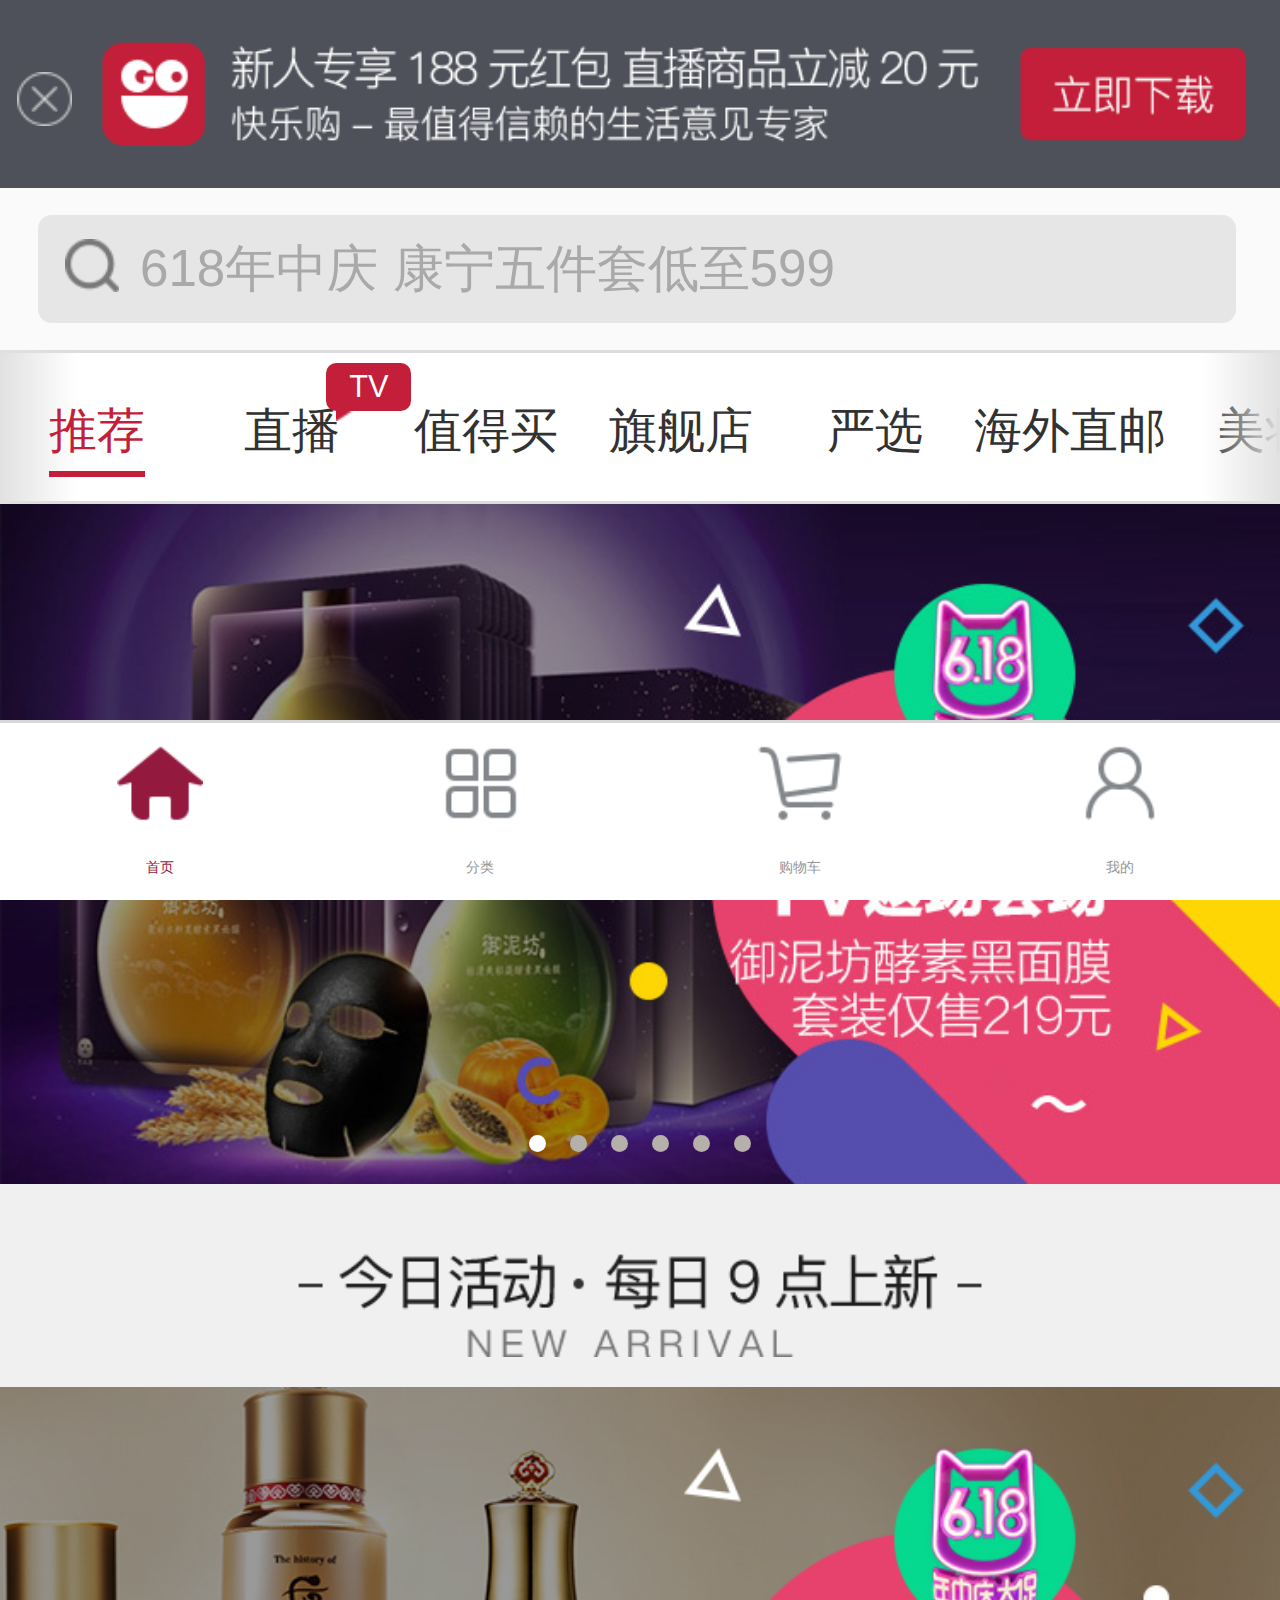
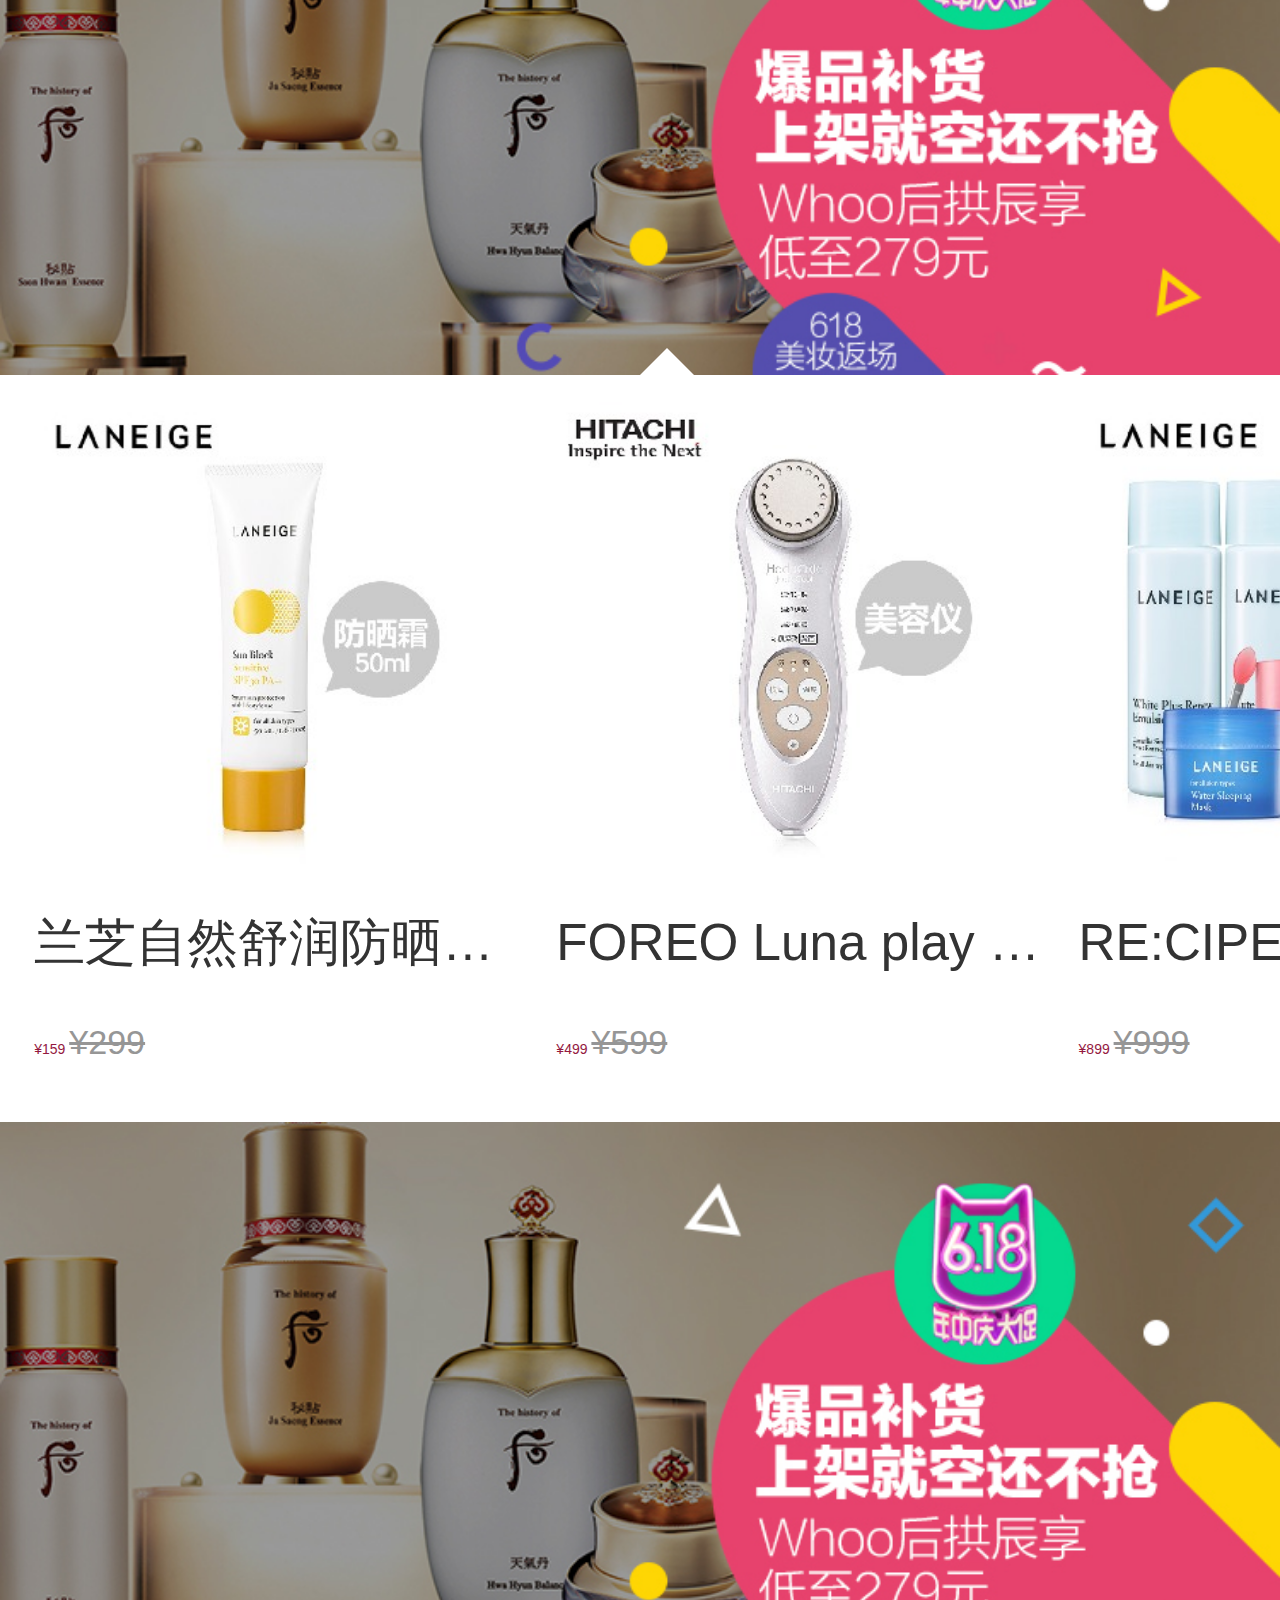
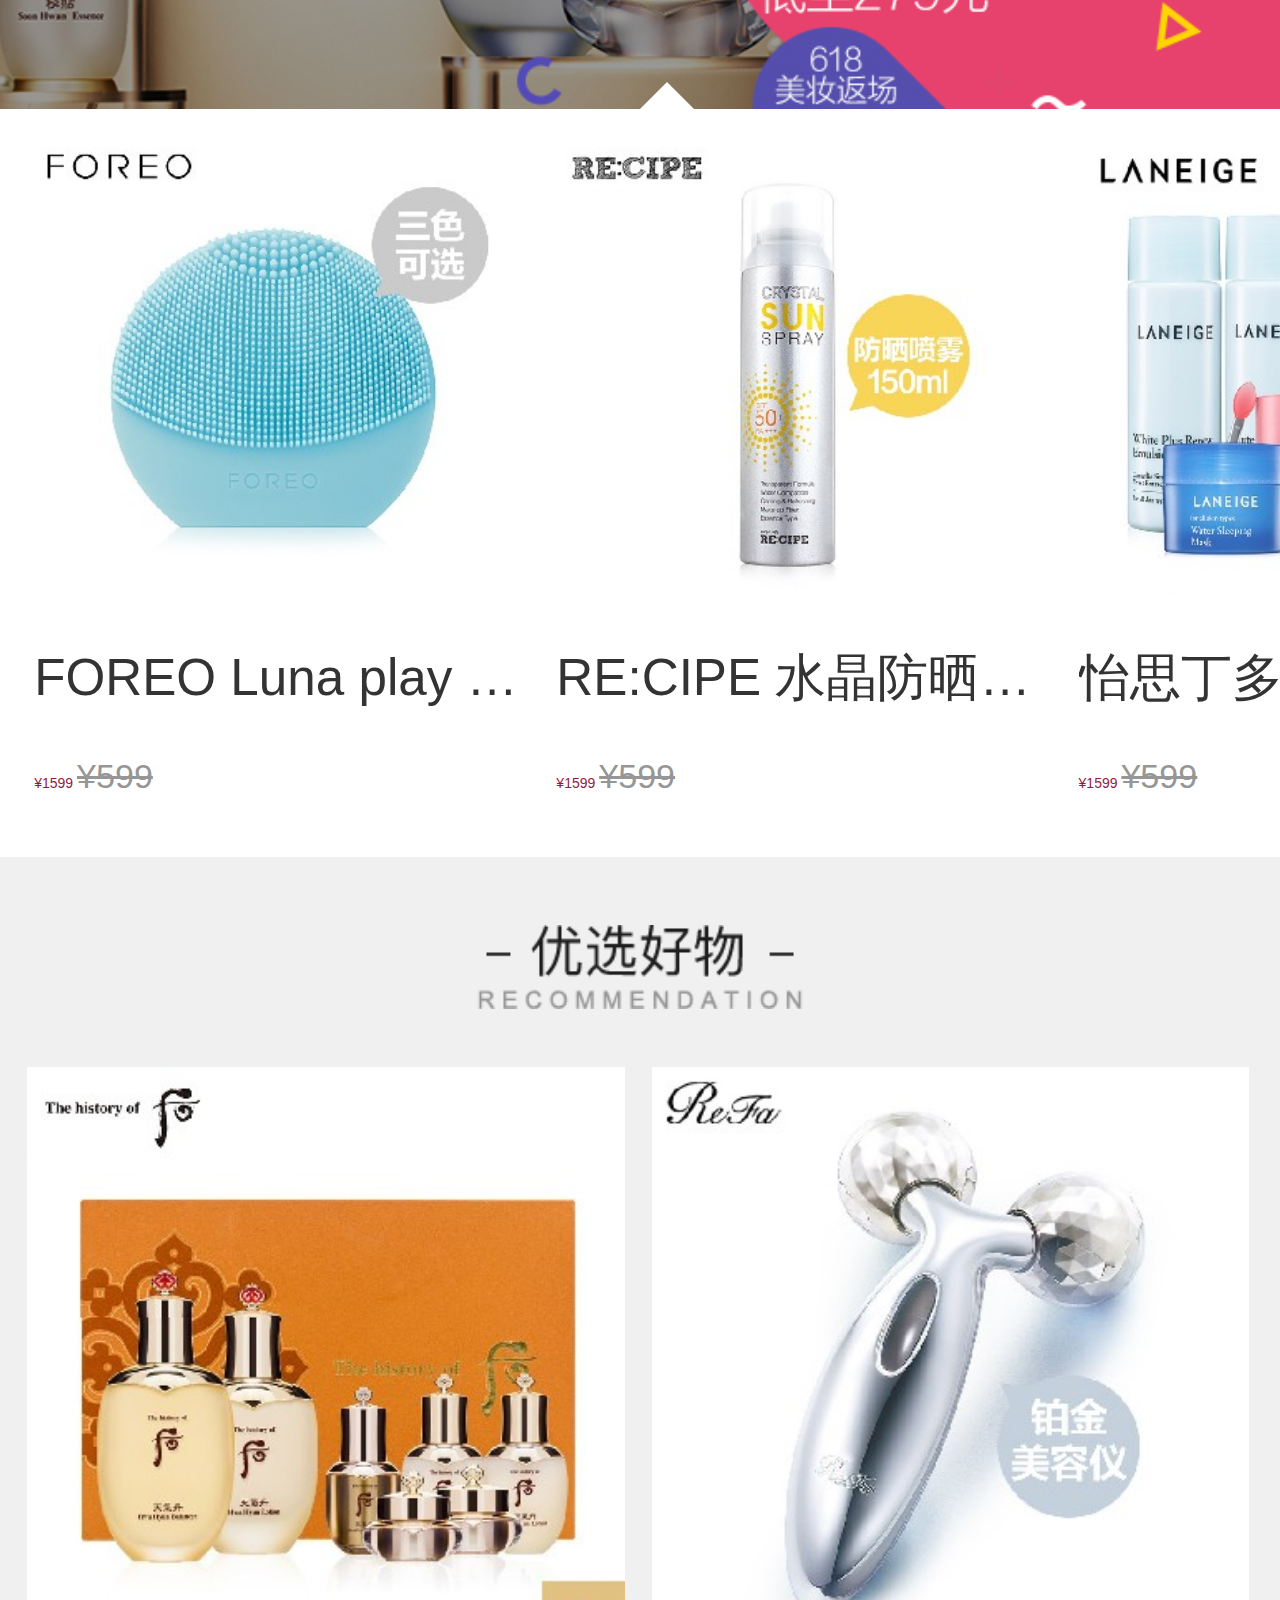
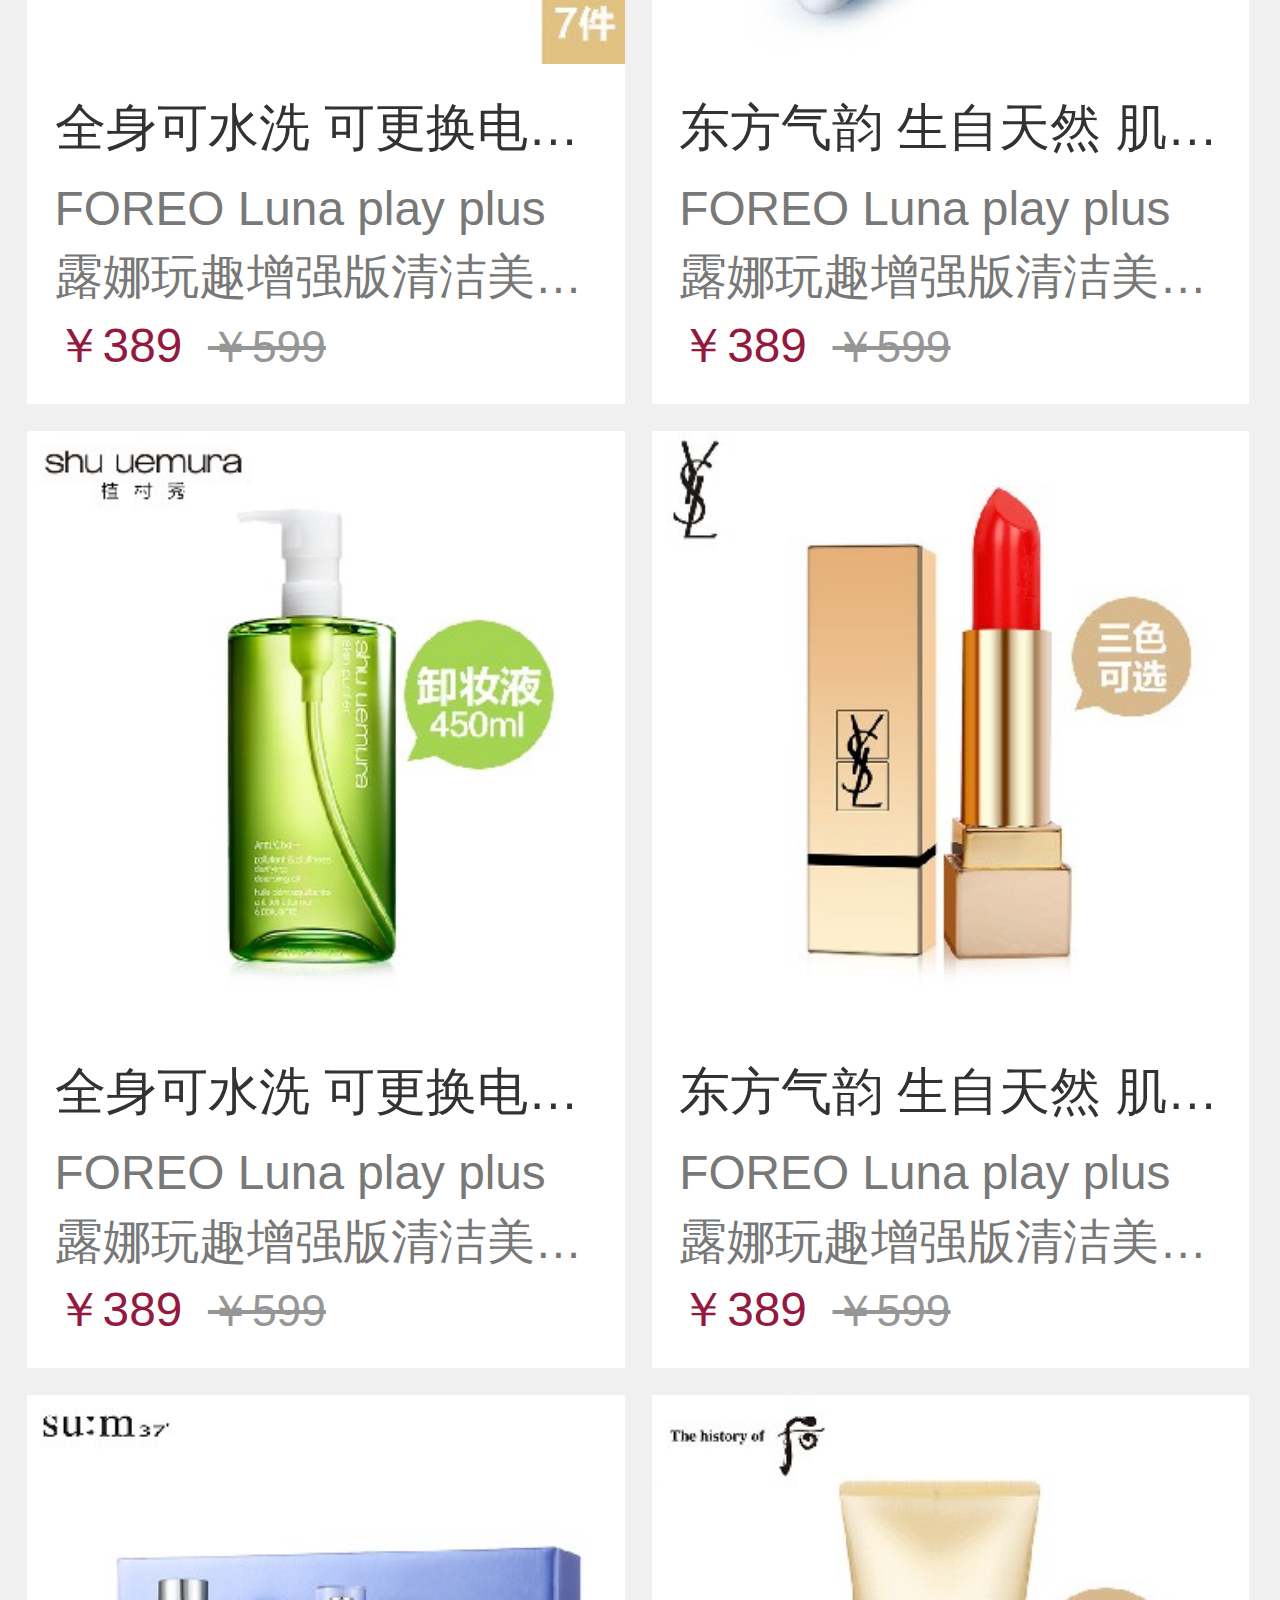
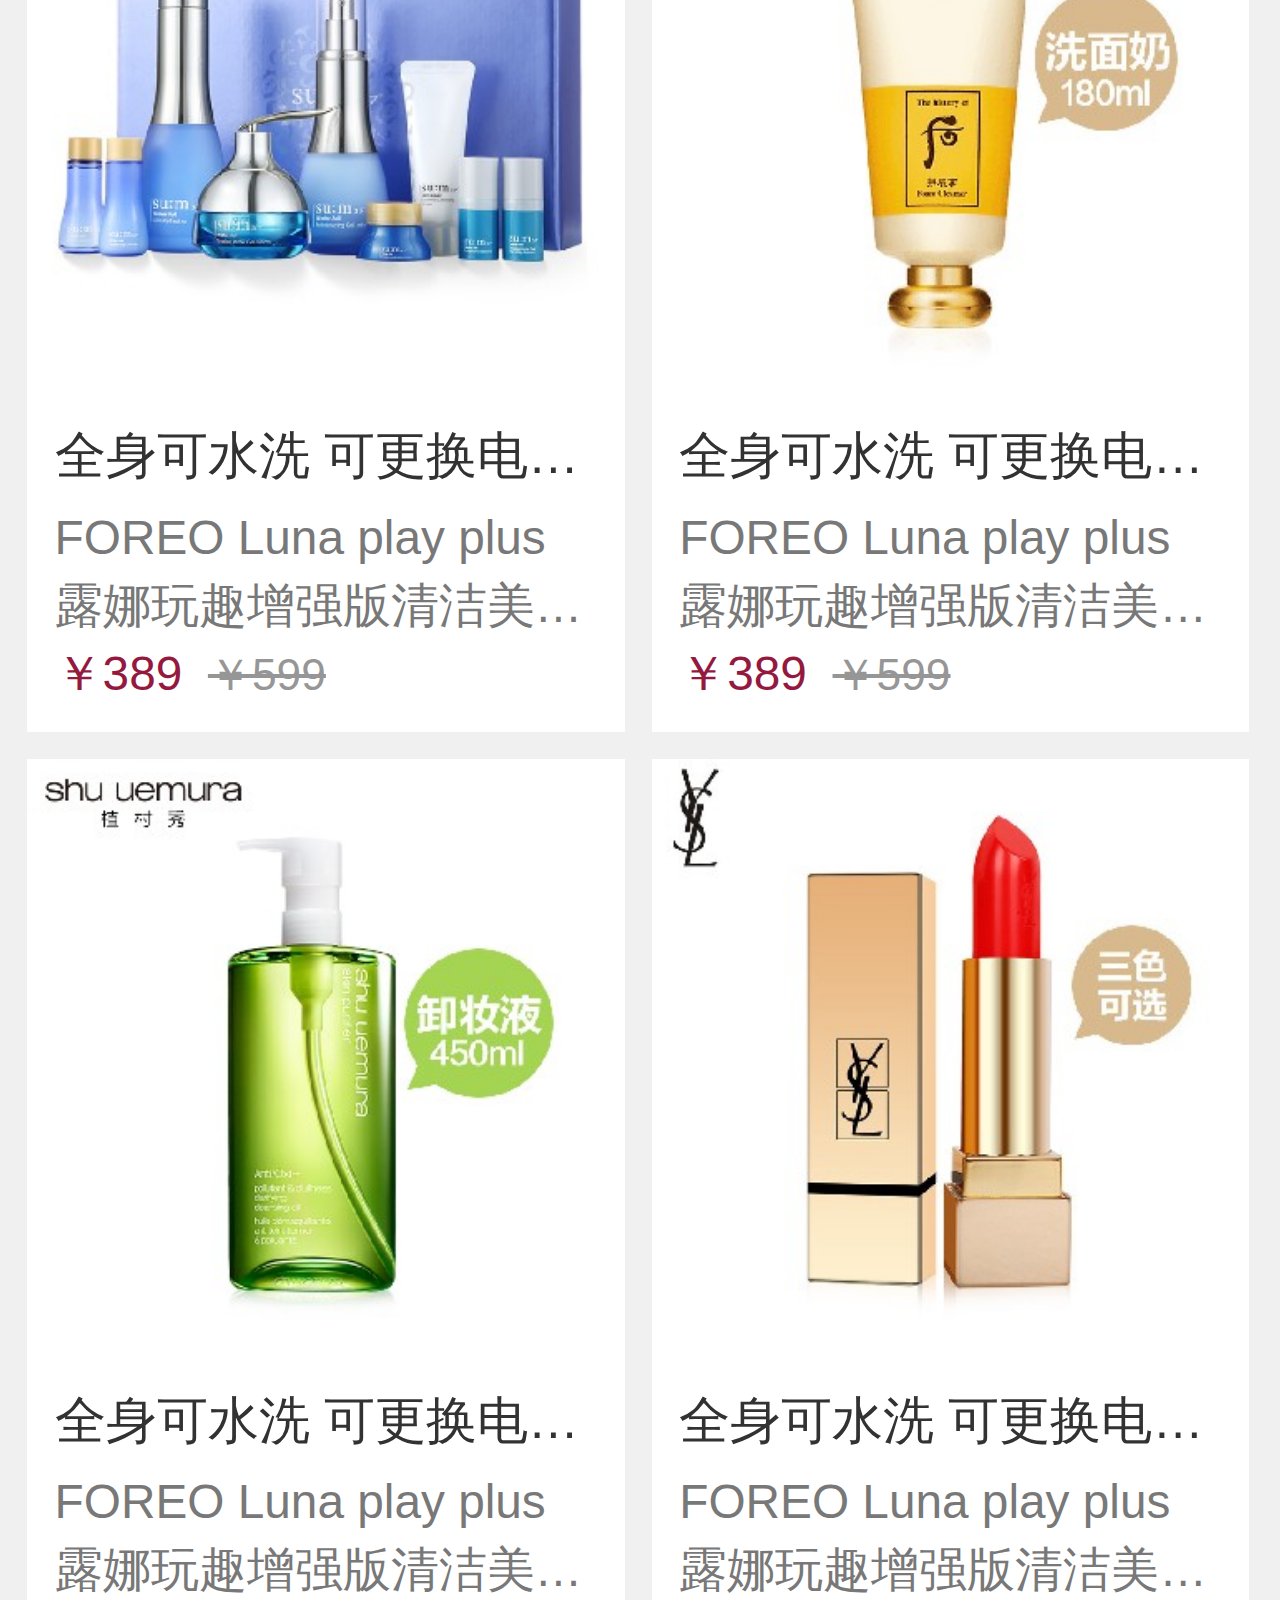
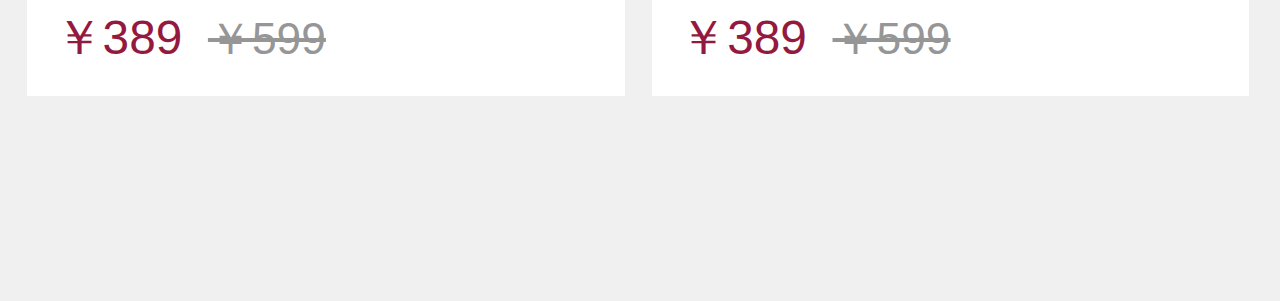
<file: index.html>
<!DOCTYPE html>
<html>
	<head>
		<meta charset="UTF-8">
		<!--视口宽度为设备宽度，不能缩放-->
		<meta name="viewport" content="width=device-width,user-scalable=no">
		<!--qq浏览器下强制横盘或者竖屏显示-->
		<meta name="x5-orientation" content="portrait" />
		<!--qq浏览器下是否可以全屏-->
		<meta name="x5-fullscreen" content="true" />
		<!--UC浏览器下强制横盘或者竖屏显示-->
		<meta name="screen-orientation" content="portrait">
		<!--UC浏览器下是否可以全屏-->
		<meta name="full-screen" content="yes">
		<!--是否禁止识别手机和邮箱-->
		<meta name="format-detection" content="telephone=yes, email=no" />
		<title>快乐购</title>
		<!--给网站标题添加图标-->
		<link rel="icon" href="img/icon_fan.png" type="image/x-icon"/>
		<link rel="stylesheet" type="text/css" href="css/bootstrap.css"/>
		<link rel="stylesheet" type="text/css" href="css/com.css" />
		<link rel="stylesheet" type="text/css" href="css/happigo.css"/>
		<script type="text/javascript" src="js/jquery.min.js"></script>
		<script type="text/javascript" src="js/bootstrap.js"></script>
		<script type="text/javascript" src="js/swiper.min.js"></script>
		<script type="text/javascript">
		(function(){
		    	var html = document.documentElement;
		    	var hWidth = html.getBoundingClientRect().width;
//		    	console.log( hWidth );
				html.style.fontSize = hWidth/15 + "px";
//				1rem
		    })()
		</script>
		<script type="text/javascript" src="js/happigo.js"></script>
	</head>
	<body>
		<div class="bn">
			<img src="img/app_ban2_new.png" alt="" class="img"/>
			<img src="img/app_del_but2_new.png" alt="" class="bn_close"/>
		</div>
		<!--顶部导航搜索-->
		<nav class="top_fix">
			<div class="top_search">
				<div class="search_box">
					<div class="search_con">618年中庆 康宁五件套低至599</div>
				</div>
			</div>
			<div class="top_nav">
				<div class="nav_box">
					<ul class="nav_list">
						<li class="on"><a href="javascript:;">推荐</a></li>
						<li>
							<a href="javascript:;">直播
								<div class="icon_tv">TV</div>
							</a>
						</li>
						<li><a href="javascript:;">值得买</a></li>
						<li><a href="javascript:;">旗舰店</a></li>
						<li><a href="javascript:;">严选</a></li>
						<li><a href="javascript:;">海外直邮</a></li>
						<li><a href="javascript:;">美妆</a></li>
						<li><a href="javascript:;">靓搭</a></li>
						<li><a href="javascript:;">餐厨</a></li>
						<li><a href="javascript:;">美食</a></li>
						<li><a href="javascript:;">日用</a></li>
						<li><a href="javascript:;">家纺</a></li>
						<li><a href="javascript:;">家电</a></li>
						<li><a href="javascript:;">一县一品</a></li>
					</ul>
				</div>
			</div>
		</nav>
		<!--内容主体-->
		<div class="top_height"></div>
		<section class="con_body">
			<!--滑动轮播图-->
			<div class="carousel">
				<div class="img_box swiper-container">
					<ul class="img_list swiper-wrapper">
						<li class="swiper-slide"><img src="img/main_carousel/05510376938551147.jpg" alt="" /></li>
						<li class="swiper-slide"><img src="img/main_carousel/05510379278854660.jpg" alt="" /></li>
						<li class="swiper-slide"><img src="img/main_carousel/05512074397428987.jpg" alt="" /></li>
						<li class="swiper-slide"><img src="img/main_carousel/05510377634085106.jpg" alt="" /></li>
						<li class="swiper-slide"><img src="img/main_carousel/05512107422454923.jpg" alt="" /></li>
						<li class="swiper-slide"><img src="img/main_carousel/05512836648757074_small.jpg" alt="" /></li>
					</ul>
				</div>
				<div class="select_point swiper-pagination">
					<!--<span class="on"></span>
					<span ></span>
					<span ></span>
					<span ></span>
					<span ></span>
					<span ></span>-->
				</div>
			</div>
			<!--今日活动-->
			<img src="img/b_title1.png" alt="" class="title"/>
			<section class="today_act">
				<a href="javascript:;" class="act_img"><img src="img/05509487808164107.jpg"/></a>			
				<div class="wrap">
					<ul class="goods_list clearfix" id="goods1">
						<li>
							<a href="detail.html"><img src="img/main_scroll/1_main_221255_360.jpg" alt="" /></a>
							<div class="img_info">兰芝自然舒润防晒霜 SPF30/PA++ 50ml</div>
							<div class="price">¥159
								<span>¥299</span>
							</div>
						</li>
						<li>
							<img src="img/main_scroll/1_main_221391_360.jpg" alt="" />
							<div class="img_info">FOREO Luna play plus 露娜玩趣增强版清洁美容洗脸洁面仪</div>
							<div class="price">¥499
								<span>¥599</span>
							</div>
						</li>
						<li>
							<img src="img/main_scroll/1_main_222066z_360.jpg" alt="" />
							<div class="img_info">RE:CIPE 水晶防晒喷雾spf50 150ml 户外全身防水防晒霜男女宝宝可</div>
							<div class="price">¥899
								<span>¥999</span>
							</div>
						</li>
						<li>
							<img src="img/main_scroll/1_main_222409_360.jpg" alt="" />
							<div class="img_info">怡思丁多维光护沁融防晒液50ml SPF30+</div>
							<div class="price">¥999
								<span>¥1099</span>
							</div>
						</li>
						<li>
							<img src="img/main_scroll/1_main_222412_360.jpg" alt="" />
							<div class="img_info">FOREO Luna play plus 露娜玩趣增强版清洁美容洗脸洁面仪</div>
							<div class="price">¥499
								<span>¥599</span>
							</div>
						</li>
						<li>
							<img src="img/main_scroll/1_main_222416a_360.jpg" alt="" />
							<div class="img_info">FOREO Luna play plus 露娜玩趣增强版清洁美容洗脸洁面仪</div>
							<div class="price">¥699
								<span>¥899</span>
							</div>
						</li>
						<li>
							<a href="javascript:;">
								<span>查看更多</span>
								<em>See All</em>
							</a>
						</li>
					</ul>
				</div>
			</section>
			<section class="today_act">
				<a href="javascript:;" class="act_img"><img src="img/05509487808164107.jpg"/></a>			
				<div class="wrap">
					<ul class="goods_list clearfix" id="goods2">
						<li>
							<img src="img/main_scroll/1_main_221265_360.jpg" alt="" />
							<div class="img_info">FOREO Luna play plus 露娜玩趣增强版清洁美容洗脸洁面仪</div>
							<div class="price">¥1599
								<span>¥599</span>
							</div>
						</li>
						<li>
							<img src="img/main_scroll/1_main_222944_360.jpg" alt="" />
							<div class="img_info">RE:CIPE 水晶防晒喷雾spf50 150ml 户外全身防水防晒霜男女宝宝可</div>
							<div class="price">¥1599
								<span>¥599</span>
							</div>
						</li>
						<li>
							<img src="img/main_scroll/1_main_222066z_360.jpg" alt="" />
							<div class="img_info">怡思丁多维光护沁融防晒液50ml SPF30+</div>
							<div class="price">¥1599
								<span>¥599</span>
							</div>
						</li>
						<li>
							<img src="img/main_scroll/1_main_222409_360.jpg" alt="" />
							<div class="img_info">FOREO Luna play plus 露娜玩趣增强版清洁美容洗脸洁面仪</div>
							<div class="price">¥1599
								<span>¥599</span>
							</div>
						</li>
						<li>
							<img src="img/main_scroll/1_main_222412_360.jpg" alt="" />
							<div class="img_info">怡思丁多维光护沁融防晒液50ml SPF30+</div>
							<div class="price">¥1599
								<span>¥599</span>
							</div>
						</li>
						<li>
							<img src="img/main_scroll/1_main_222416a_360.jpg" alt="" />
							<div class="img_info">FOREO Luna play plus 露娜玩趣增强版清洁美容洗脸洁面仪</div>
							<div class="price">¥1599
								<span>¥599</span>
							</div>
						</li>
						<li>
							<a href="javascript:;">
								<span>查看更多</span>
								<em>See All</em>
							</a>
						</li>
					</ul>
				</div>
			</section>
			<!--优选好物-->
			<img src="img/b_title3.png" class="title"/>
			<section class="good_prod clearfix">
				<div class="items">
					<div class="g_img">
						<img src="img/1_main_222408_360.jpg"/>
					</div>
					<div class="g_info">
						<p class="g-dis">全身可水洗  可更换电池 性价比更高</p>
						<p class="g-name">FOREO Luna play plus 露娜玩趣增强版清洁美容洗脸洁面仪</p>
						<p class="g-price">￥389<span>￥599</span></p>
					</div>
				</div>
				<div class="items">
					<div class="g_img">
						<img src="img/1_main_221807_360.jpg"/>
					</div>
					<div class="g_info">
						<p class="g-dis">东方气韵 生自天然 肌肤自由呼吸</p>
						<p class="g-name">FOREO Luna play plus 露娜玩趣增强版清洁美容洗脸洁面仪</p>
						<p class="g-price">￥389<span>￥599</span></p>
					</div>
				</div>
				<div class="items">
					<div class="g_img">
						<img src="img/1_main_215991z_360.jpg"/>
					</div>
					<div class="g_info">
						<p class="g-dis">全身可水洗  可更换电池 性价比更高</p>
						<p class="g-name">FOREO Luna play plus 露娜玩趣增强版清洁美容洗脸洁面仪</p>
						<p class="g-price">￥389<span>￥599</span></p>
					</div>
				</div>
				<div class="items">
					<div class="g_img">
						<img src="img/1_main_210215z_360.jpg"/>
					</div>
					<div class="g_info">
						<p class="g-dis">东方气韵 生自天然 肌肤自由呼吸</p>
						<p class="g-name">FOREO Luna play plus 露娜玩趣增强版清洁美容洗脸洁面仪</p>
						<p class="g-price">￥389<span>￥599</span></p>
					</div>
				</div>
				<div class="items">
					<div class="g_img">
						<img src="img/1_main_222416a_360.jpg"/>
					</div>
					<div class="g_info">
						<p class="g-dis">全身可水洗  可更换电池 性价比更高</p>
						<p class="g-name">FOREO Luna play plus 露娜玩趣增强版清洁美容洗脸洁面仪</p>
						<p class="g-price">￥389<span>￥599</span></p>
					</div>
				</div>
				<div class="items">
					<div class="g_img">
						<img src="img/1_main_222409_360.jpg"/>
					</div>
					<div class="g_info">
						<p class="g-dis">全身可水洗  可更换电池 性价比更高</p>
						<p class="g-name">FOREO Luna play plus 露娜玩趣增强版清洁美容洗脸洁面仪</p>
						<p class="g-price">￥389<span>￥599</span></p>
					</div>
				</div>
				<div class="items">
					<div class="g_img">
						<img src="img/1_main_215991z_360.jpg"/>
					</div>
					<div class="g_info">
						<p class="g-dis">全身可水洗  可更换电池 性价比更高</p>
						<p class="g-name">FOREO Luna play plus 露娜玩趣增强版清洁美容洗脸洁面仪</p>
						<p class="g-price">￥389<span>￥599</span></p>
					</div>
				</div>
				<div class="items">
					<div class="g_img">
						<img src="img/1_main_210215z_360.jpg"/>
					</div>
					<div class="g_info">
						<p class="g-dis">全身可水洗  可更换电池 性价比更高</p>
						<p class="g-name">FOREO Luna play plus 露娜玩趣增强版清洁美容洗脸洁面仪</p>
						<p class="g-price">￥389<span>￥599</span></p>
					</div>
				</div>
			</section>
		</section>
		<!--公共底部导航-->
		<div class="bt-space"></div>
		<footer class="main_nav">
			<ul class="clearfix">
				<li>
					<a href="javascript:;">
						<img src="img/nav_1_2.png" alt="" />
						<p class="on">首页</p>
					</a>
				</li>
				<li>
					<a href="brand.html">
						<img src="img/nav_2_1.png" alt="" />
						<p>分类</p>
					</a>
				</li>
				<li>
					<a href="javascript:;">
						<img src="img/nav_4_1.png" alt="" />
						<p>购物车</p>
					</a>
				</li>
				<li>
					<a href="user.html">
						<img src="img/nav_5_1.png" alt="" />
						<p>我的</p>
					</a>
				</li>
			</ul>
		</footer>
		<script>
			$(function(){
				//轮播图
				var mySwiper = new Swiper('.swiper-container',{
					pagination: '.swiper-pagination',
					paginationClickable: true,
					loop:true,
					autoplay:2500,
					autoplayDisableOnInteraction:false
				});
			});
		</script>
	</body>
</html>
</file>
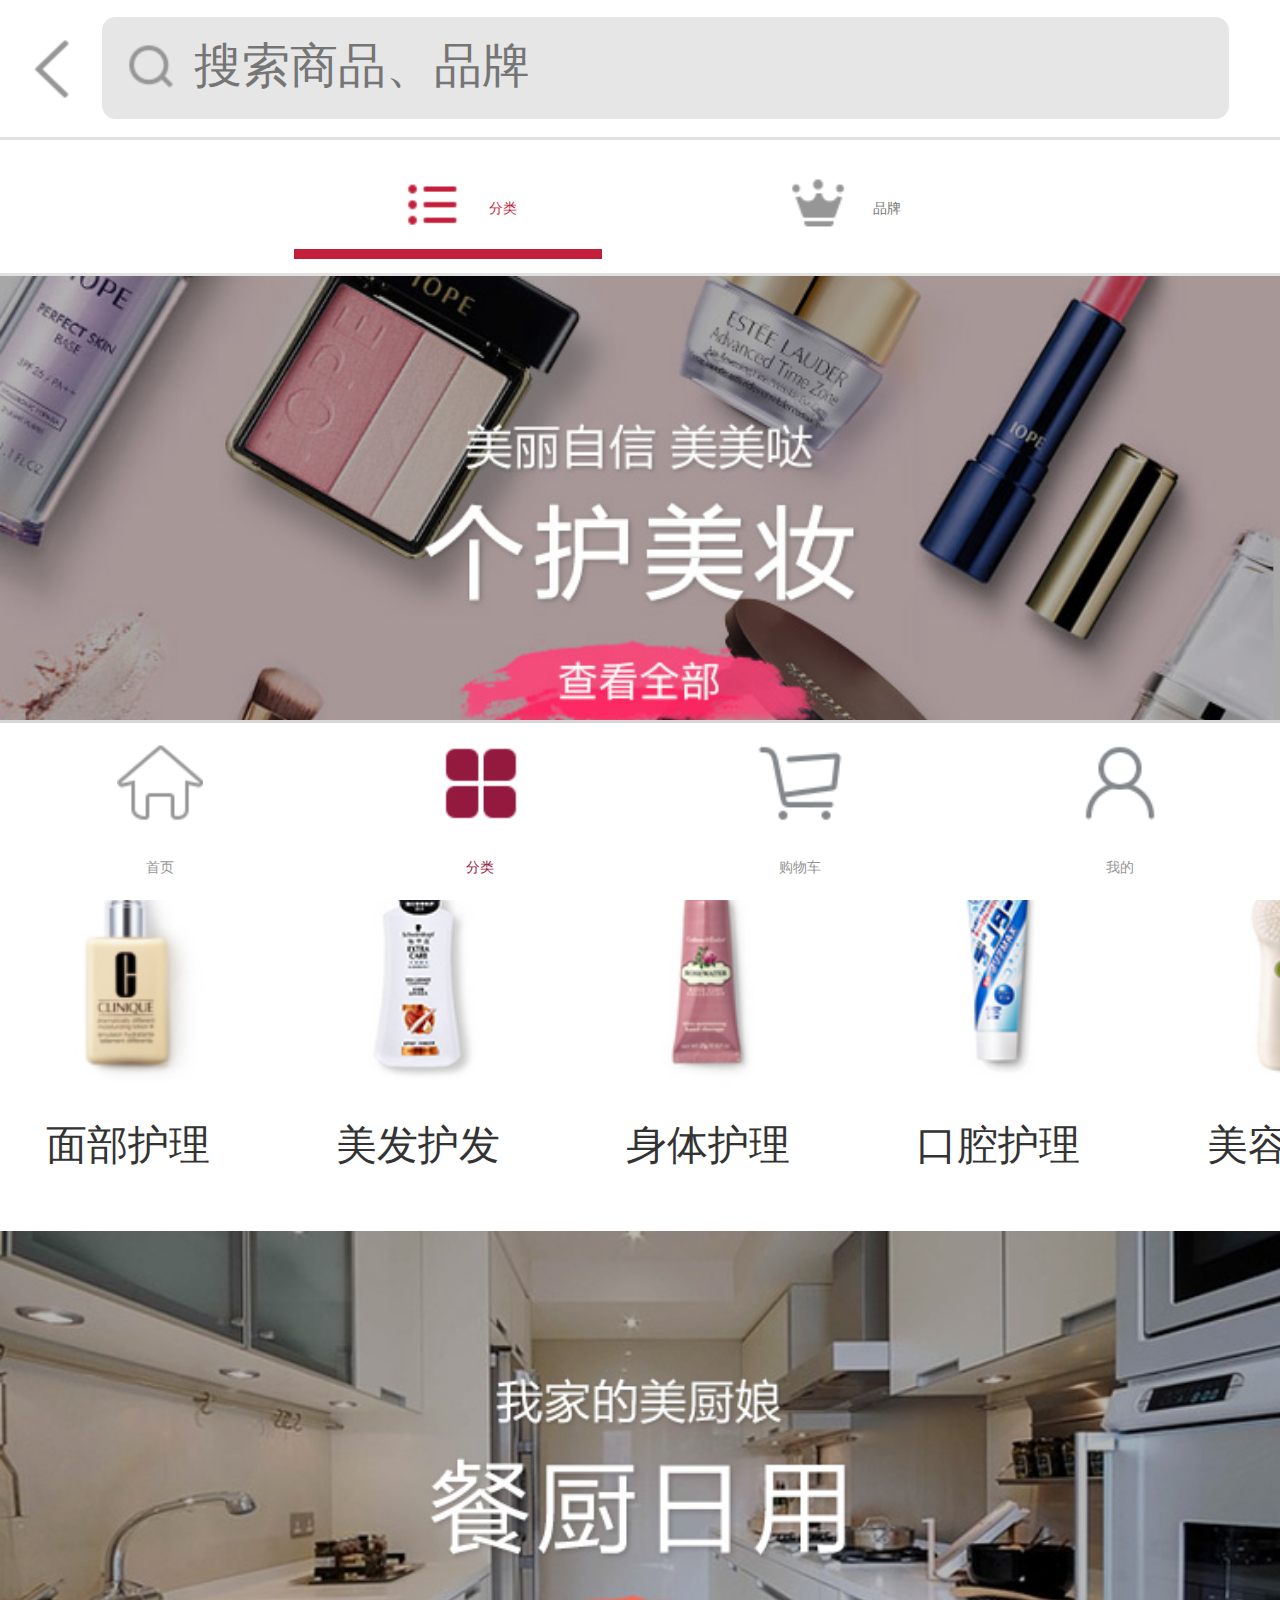
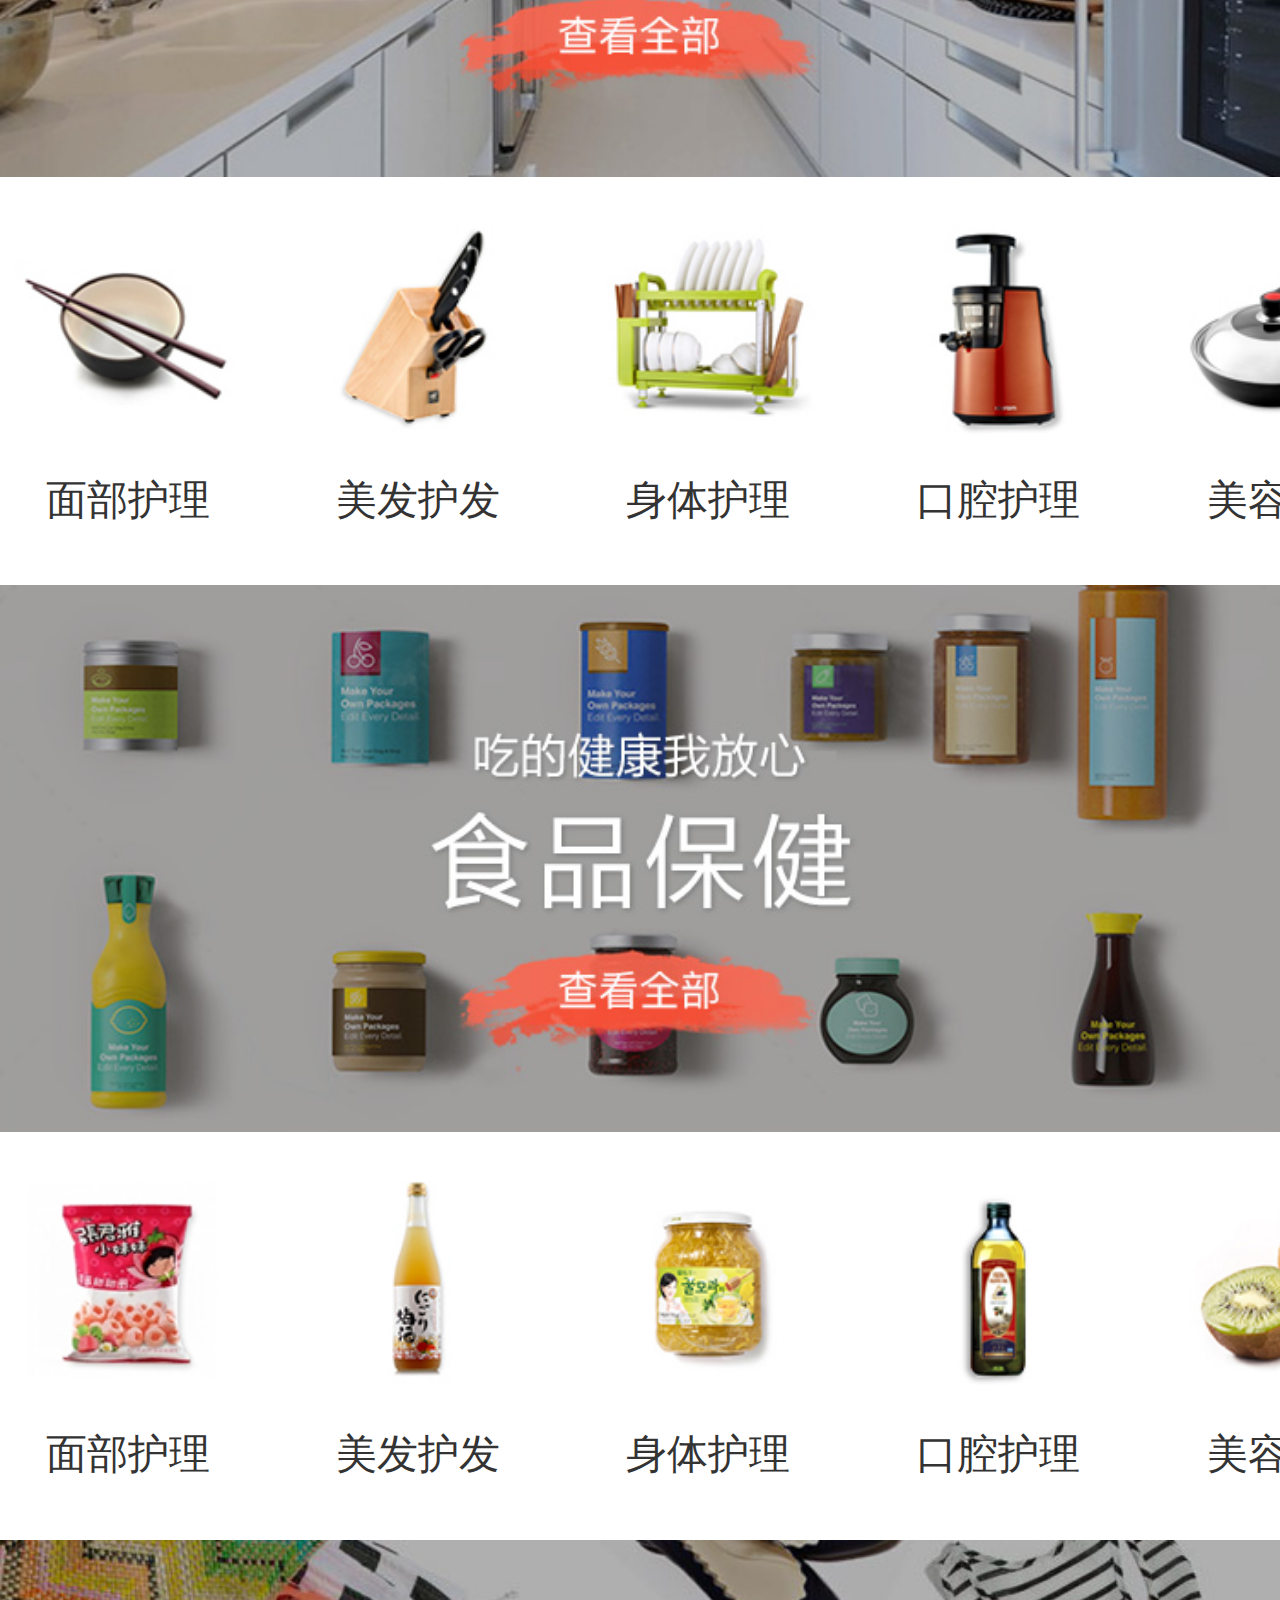
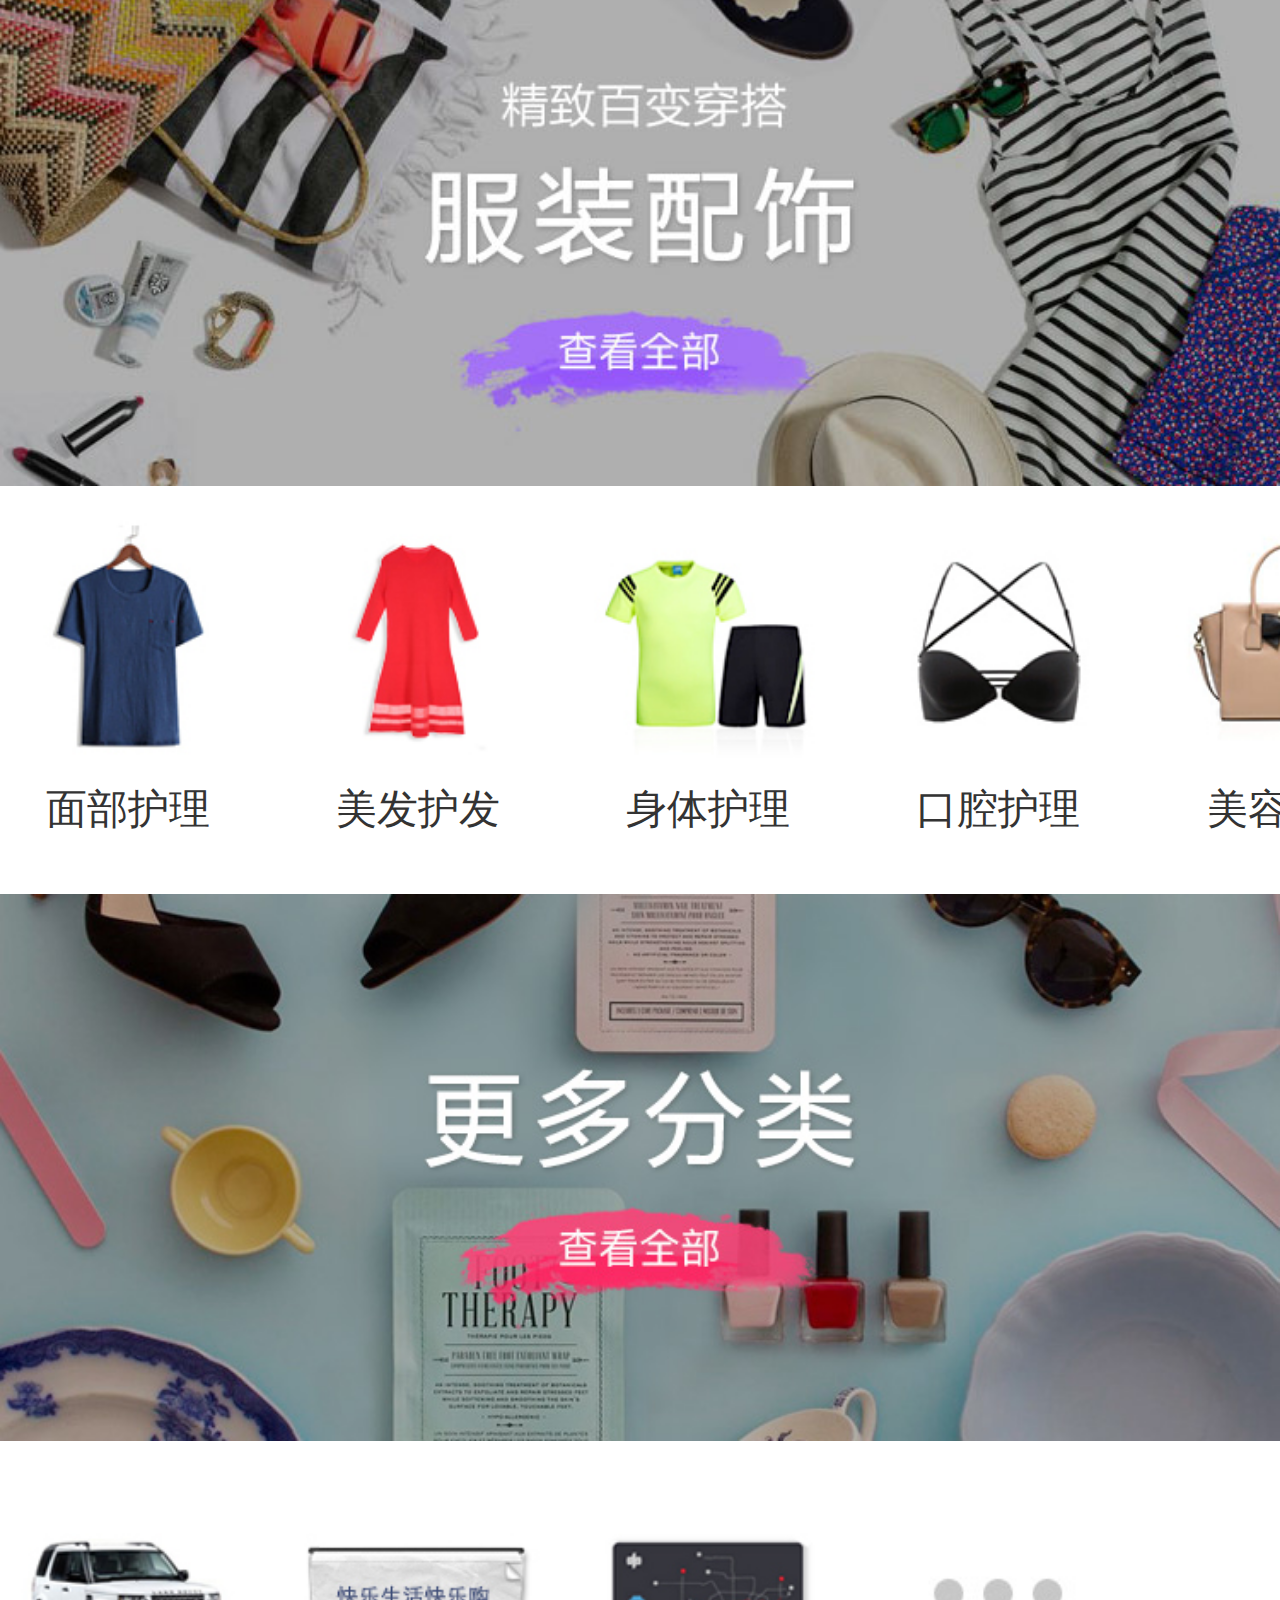
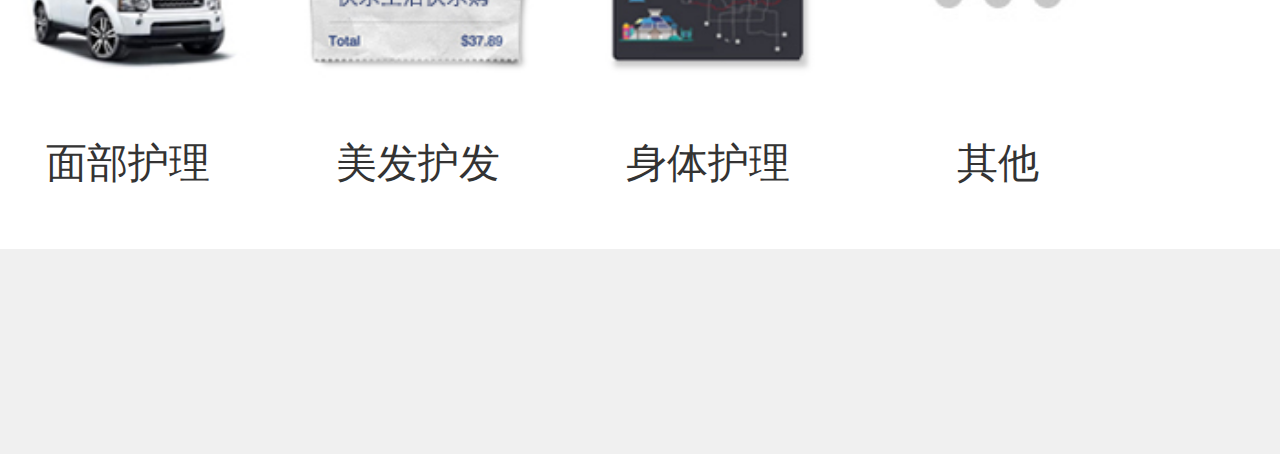
<file: brand.html>
<!DOCTYPE html>
<html>
	<head>
		<meta charset="UTF-8">
		<!--视口宽度为设备宽度，不能缩放-->
		<meta name="viewport" content="width=device-width,user-scalable=no">
		<!--qq浏览器下强制横盘或者竖屏显示-->
		<meta name="x5-orientation" content="portrait" />
		<!--qq浏览器下是否可以全屏-->
		<meta name="x5-fullscreen" content="true" />
		<!--UC浏览器下强制横盘或者竖屏显示-->
		<meta name="screen-orientation" content="portrait">
		<!--UC浏览器下是否可以全屏-->
		<meta name="full-screen" content="yes">
		<!--是否禁止识别手机和邮箱-->
		<meta name="format-detection" content="telephone=yes, email=no" />
		<title>快乐购  分类列表</title>
		<link rel="stylesheet" type="text/css" href="css/bootstrap.css"/>
		<link rel="stylesheet" type="text/css" href="css/com.css" />
		<link rel="stylesheet" type="text/css" href="css/happigo.css"/>
		<script type="text/javascript" src="js/jquery.min.js"></script>
		<script type="text/javascript" src="js/bootstrap.js"></script>
		<script type="text/javascript">
		(function(){
		    	var html = document.documentElement;
		    	var hWidth = html.getBoundingClientRect().width;
//		    	console.log( hWidth );
				html.style.fontSize = hWidth/15 + "px";
//				1rem
		    })()
		</script>
		<script type="text/javascript" src="js/happigo.js"></script>
	</head>
	<body>
		<!--顶部导航搜索-->
		<nav class="brand_fix clearfix">
			<div class="title_nav">
				<a href="index.html" class="back">
					<img src="img/ico_fh.png"/>
				</a>
				<div class="search_input">
					<span class="icon_s"><img src="img/ico_18.png"/></span>
					<input type="text" placeholder="搜索商品、品牌"/>
				</div>
			</div>
			<div class="brand_nav">
				<ul>
					<li class="t1 on">
						<div>
							<img src="img/ico_19_2.png"/>分类
						</div>
					</li>
					<li class="t2">
						<div>
							<img src="img/ico_20_1.png"/>品牌
						</div>
					</li>
				</ul>
			</div>
		</nav>
		<!--内容分类主体-->
		<section class="con_body">
			<div class="brand_height"></div>
			<!--个人美妆-->
			<section class="sort_list">
				<a href="javascript:;" class="list_img"><img src="img/catogory/1097_bar.jpg"/></a>			
				<div class="sort_wrap">
					<ul class="sorts width1 clearfix" id="silder1">
						<li>
							<img src="img/catogory/makeup/1098.jpg" alt="" />
							<div class="img_info">面部护理</div>							
						</li>
						<li>
							<img src="img/catogory/makeup/1099.jpg" alt="" />
							<div class="img_info">美发护发</div>							
						</li>
						<li>
							<img src="img/catogory/makeup/1100.jpg" alt="" />
							<div class="img_info">身体护理</div>							
						</li>
						<li>
							<img src="img/catogory/makeup/1101.jpg" alt="" />
							<div class="img_info">口腔护理</div>							
						</li>
						<li>
							<img src="img/catogory/makeup/1124.jpg" alt="" />
							<div class="img_info">美容工具</div>							
						</li>
						<li>
							<img src="img/catogory/makeup/1103.jpg" alt="" />
							<div class="img_info">香水彩妆</div>							
						</li>
					</ul>
				</div>
			</section>
			<!--厨房日用-->
			<section class="sort_list">
				<a href="javascript:;" class="list_img"><img src="img/catogory/1057_bar.jpg"/></a>			
				<div class="sort_wrap">
					<ul class="sorts width2 clearfix" id="silder2">
						<li>
							<img src="img/catogory/kitchen/1062.jpg" alt="" />
							<div class="img_info">面部护理</div>							
						</li>
						<li>
							<img src="img/catogory/kitchen/1063.jpg" alt="" />
							<div class="img_info">美发护发</div>							
						</li>
						<li>
							<img src="img/catogory/kitchen/1064.jpg" alt="" />
							<div class="img_info">身体护理</div>							
						</li>
						<li>
							<img src="img/catogory/kitchen/1066.jpg" alt="" />
							<div class="img_info">口腔护理</div>							
						</li>
						<li>
							<img src="img/catogory/kitchen/1125.jpg" alt="" />
							<div class="img_info">美容工具</div>							
						</li>
						<li>
							<img src="img/catogory/kitchen/1126.jpg" alt="" />
							<div class="img_info">香水彩妆</div>							
						</li>
						<li>
							<img src="img/catogory/kitchen/1127.jpg" alt="" />
							<div class="img_info">香水彩妆</div>							
						</li>
						<li>
							<img src="img/catogory/kitchen/1128.jpg" alt="" />
							<div class="img_info">香水彩妆</div>							
						</li>
						<li>
							<img src="img/catogory/kitchen/1129.jpg" alt="" />
							<div class="img_info">香水彩妆</div>							
						</li>
						<li>
							<img src="img/catogory/kitchen/1130.jpg" alt="" />
							<div class="img_info">香水彩妆</div>							
						</li>
					</ul>
				</div>
			</section>
			<!--食品保健-->
			<section class="sort_list">
				<a href="javascript:;" class="list_img"><img src="img/catogory/1088_bar.jpg"/></a>			
				<div class="sort_wrap">
					<ul class="sorts width1 clearfix" id="silder3">
						<li>
							<img src="img/catogory/health/1089.jpg" alt="" />
							<div class="img_info">面部护理</div>							
						</li>
						<li>
							<img src="img/catogory/health/1092.jpg" alt="" />
							<div class="img_info">美发护发</div>							
						</li>
						<li>
							<img src="img/catogory/health/1093.jpg" alt="" />
							<div class="img_info">身体护理</div>							
						</li>
						<li>
							<img src="img/catogory/health/1094.jpg" alt="" />
							<div class="img_info">口腔护理</div>							
						</li>
						<li>
							<img src="img/catogory/health/1095.jpg" alt="" />
							<div class="img_info">美容工具</div>							
						</li>
						<li>
							<img src="img/catogory/health/1132.jpg" alt="" />
							<div class="img_info">美容工具</div>							
						</li>
					</ul>
				</div>
			</section>
			<!--服装配饰-->
			<section class="sort_list">
				<a href="javascript:;" class="list_img"><img src="img/catogory/1082_bar.jpg"/></a>			
				<div class="sort_wrap">
					<ul class="sorts width3 clearfix" id="silder4">
						<li>
							<img src="img/catogory/cloth/1133.jpg" alt="" />
							<div class="img_info">面部护理</div>							
						</li>
						<li>
							<img src="img/catogory/cloth/1134.jpg" alt="" />
							<div class="img_info">美发护发</div>							
						</li>
						<li>
							<img src="img/catogory/cloth/1136.jpg" alt="" />
							<div class="img_info">身体护理</div>							
						</li>
						<li>
							<img src="img/catogory/cloth/1137.jpg" alt="" />
							<div class="img_info">口腔护理</div>							
						</li>
						<li>
							<img src="img/catogory/cloth/1138.jpg" alt="" />
							<div class="img_info">美容工具</div>							
						</li>
						<li>
							<img src="img/catogory/cloth/1139.jpg" alt="" />
							<div class="img_info">美容工具</div>							
						</li>
						<li>
							<img src="img/catogory/cloth/1084.jpg" alt="" />
							<div class="img_info">美容工具</div>							
						</li>
						<li>
							<img src="img/catogory/cloth/1085.jpg" alt="" />
							<div class="img_info">美容工具</div>							
						</li>
						<li>
							<img src="img/catogory/cloth/1086.jpg" alt="" />
							<div class="img_info">美容工具</div>							
						</li>
					</ul>
				</div>
			</section>
			<!--更多分类-->
			<section class="sort_list">
				<a href="javascript:;" class="list_img"><img src="img/catogory/1109_bar.jpg"/></a>			
				<div class="sort_wrap">
					<ul class="sorts width1 clearfix" id="silder5">
						<li>
							<img src="img/catogory/1123.jpg" alt="" />
							<div class="img_info">面部护理</div>							
						</li>
						<li>
							<img src="img/catogory/1135.jpg" alt="" />
							<div class="img_info">美发护发</div>							
						</li>
						<li>
							<img src="img/catogory/1122.jpg" alt="" />
							<div class="img_info">身体护理</div>							
						</li>
						<li>
							<img src="img/catogory/1110.jpg" alt="" />
							<div class="img_info">其他</div>							
						</li>
				</div>
			</section>
		</section>	
		<!--内容品牌主体-->
		<section class="ch_box">
			<div class="brand_height"></div>
			<div class="top_brand clearfix">
				<div class="b_list">
					<a href="javascript:;"><img src="img/brand/05473191852972959.jpg"/></a>
				</div>
				<div class="b_list">
					<a href="javascript:;"><img src="img/brand/05473192079358977.jpg"/></a>
				</div>
				<div class="b_list">
					<a href="javascript:;"><img src="img/brand/05473193932929243.jpg"/></a>
				</div>
				<div class="b_list">
					<a href="javascript:;"><img src="img/brand/05473195449432209.jpg"/></a>
				</div>
				<div class="see_more">
					<a href="javascript:;">更多品牌推荐 ></a>
				</div>
			</div>
			<div class="letter"></div>
			<div class="p_sort_box clearfix">
				<div class="sort_letter">A</div>
				<div class="sort_list">
					<a href="javascript:;">
						<div class="p_img">
							<img src="img/brand/05146627278145118.jpg" alt="" />
						</div>
						<div class="num_name">奥睿科</div>
					</a>
				</div>
				<div class="sort_list">
					<a href="javascript:;">
						<div class="p_img">
							<img src="img/brand/05146626901897479.jpg" alt="" />
						</div>
						<div class="num_name">爱思得</div>
					</a>
				</div>
				<div class="sort_list">
					<a href="javascript:;">
						<div class="p_img">
							<img src="img/brand/05127404438335690.jpg" alt="" />
						</div>
						<div class="num_name">爱慕莎</div>
					</a>
				</div>
				<div class="sort_list">
					<a href="javascript:;">
						<div class="p_img">
							<img src="img/brand/05137979760090336.jpg" alt="" />
						</div>
						<div class="num_name">爱惠浦</div>
					</a>
				</div>
				<div class="sort_list">
					<a href="javascript:;">
						<div class="p_img">
							<img src="img/brand/05146626200894016.jpg" alt="" />
						</div>
						<div class="num_name">艾美特</div>
					</a>
				</div>
				<div class="sort_list">
					<a href="javascript:;">
						<div class="p_img">
							<img src="img/brand/05512097354274411.jpg" alt="" />
						</div>
						<div class="num_name">澳洲惠宝</div>
					</a>
				</div>
				<div class="sort_list">
					<a href="javascript:;">
						<div class="p_img">
							<img src="img/brand/05440393900178965.jpg" alt="" />
						</div>
						<div class="num_name">阿诗玛（Ashima）</div>
					</a>
				</div>
				<div class="sort_list">
					<a href="javascript:;">
						<div class="p_img">
							<img src="img/brand/05440361044948968.jpg" alt="" />
						</div>
						<div class="num_name">安娜图丽</div>
					</a>
				</div>
				<div class="sort_list">
					<a href="javascript:;">
						<div class="p_img">
							<img src="img/brand/05126750102051857.jpg" alt="" />
						</div>
						<div class="num_name">爱敬</div>
					</a>
				</div>
				<div class="sort_list">
					<a href="javascript:;">
						<div class="p_img">
							<img src="img/brand/05515279225139802.jpg" alt="" />
						</div>
						<div class="num_name">AMPM</div>
					</a>
				</div>
				<div class="sort_list">
					<a href="javascript:;">
						<div class="p_img">
							<img src="img/brand/05510473232649391.jpg" alt="" />
						</div>
						<div class="num_name">安在azai</div>
					</a>
				</div>
				<div class="sort_letter">B</div>
				<div class="sort_list">
					<a href="javascript:;">
						<div class="p_img">
							<img src="img/brand/05146627278145118.jpg" alt="" />
						</div>
						<div class="num_name">奥睿科</div>
					</a>
				</div>
				<div class="sort_list">
					<a href="javascript:;">
						<div class="p_img">
							<img src="img/brand/05146626901897479.jpg" alt="" />
						</div>
						<div class="num_name">爱思得</div>
					</a>
				</div>
				<div class="sort_list">
					<a href="javascript:;">
						<div class="p_img">
							<img src="img/brand/05127404438335690.jpg" alt="" />
						</div>
						<div class="num_name">爱慕莎</div>
					</a>
				</div>
				<div class="sort_list">
					<a href="javascript:;">
						<div class="p_img">
							<img src="img/brand/05137979760090336.jpg" alt="" />
						</div>
						<div class="num_name">爱惠浦</div>
					</a>
				</div>
				<div class="sort_list">
					<a href="javascript:;">
						<div class="p_img">
							<img src="img/brand/05146626200894016.jpg" alt="" />
						</div>
						<div class="num_name">艾美特</div>
					</a>
				</div>
				<div class="sort_list">
					<a href="javascript:;">
						<div class="p_img">
							<img src="img/brand/05512097354274411.jpg" alt="" />
						</div>
						<div class="num_name">澳洲惠宝</div>
					</a>
				</div>
				<div class="sort_list">
					<a href="javascript:;">
						<div class="p_img">
							<img src="img/brand/05440393900178965.jpg" alt="" />
						</div>
						<div class="num_name">阿诗玛（Ashima）</div>
					</a>
				</div>
				<div class="sort_list">
					<a href="javascript:;">
						<div class="p_img">
							<img src="img/brand/05440361044948968.jpg" alt="" />
						</div>
						<div class="num_name">安娜图丽</div>
					</a>
				</div>
				<div class="sort_list">
					<a href="javascript:;">
						<div class="p_img">
							<img src="img/brand/05126750102051857.jpg" alt="" />
						</div>
						<div class="num_name">爱敬</div>
					</a>
				</div>
				<div class="sort_list">
					<a href="javascript:;">
						<div class="p_img">
							<img src="img/brand/05515279225139802.jpg" alt="" />
						</div>
						<div class="num_name">AMPM</div>
					</a>
				</div>
				<div class="sort_list">
					<a href="javascript:;">
						<div class="p_img">
							<img src="img/brand/05510473232649391.jpg" alt="" />
						</div>
						<div class="num_name">安在azai</div>
					</a>
				</div>
				<div class="sort_letter">C</div>
				<div class="sort_list">
					<a href="javascript:;">
						<div class="p_img">
							<img src="img/brand/05146627278145118.jpg" alt="" />
						</div>
						<div class="num_name">奥睿科</div>
					</a>
				</div>
				<div class="sort_list">
					<a href="javascript:;">
						<div class="p_img">
							<img src="img/brand/05146626901897479.jpg" alt="" />
						</div>
						<div class="num_name">爱思得</div>
					</a>
				</div>
				<div class="sort_list">
					<a href="javascript:;">
						<div class="p_img">
							<img src="img/brand/05127404438335690.jpg" alt="" />
						</div>
						<div class="num_name">爱慕莎</div>
					</a>
				</div>
				<div class="sort_list">
					<a href="javascript:;">
						<div class="p_img">
							<img src="img/brand/05137979760090336.jpg" alt="" />
						</div>
						<div class="num_name">爱惠浦</div>
					</a>
				</div>
				<div class="sort_list">
					<a href="javascript:;">
						<div class="p_img">
							<img src="img/brand/05146626200894016.jpg" alt="" />
						</div>
						<div class="num_name">艾美特</div>
					</a>
				</div>
				<div class="sort_list">
					<a href="javascript:;">
						<div class="p_img">
							<img src="img/brand/05512097354274411.jpg" alt="" />
						</div>
						<div class="num_name">澳洲惠宝</div>
					</a>
				</div>
				<div class="sort_list">
					<a href="javascript:;">
						<div class="p_img">
							<img src="img/brand/05440393900178965.jpg" alt="" />
						</div>
						<div class="num_name">阿诗玛（Ashima）</div>
					</a>
				</div>
				<div class="sort_list">
					<a href="javascript:;">
						<div class="p_img">
							<img src="img/brand/05440361044948968.jpg" alt="" />
						</div>
						<div class="num_name">安娜图丽</div>
					</a>
				</div>
				<div class="sort_list">
					<a href="javascript:;">
						<div class="p_img">
							<img src="img/brand/05126750102051857.jpg" alt="" />
						</div>
						<div class="num_name">爱敬</div>
					</a>
				</div>
				<div class="sort_list">
					<a href="javascript:;">
						<div class="p_img">
							<img src="img/brand/05515279225139802.jpg" alt="" />
						</div>
						<div class="num_name">AMPM</div>
					</a>
				</div>
				<div class="sort_list">
					<a href="javascript:;">
						<div class="p_img">
							<img src="img/brand/05510473232649391.jpg" alt="" />
						</div>
						<div class="num_name">安在azai</div>
					</a>
				</div>
				<div class="sort_letter">D</div>
				<div class="sort_list">
					<a href="javascript:;">
						<div class="p_img">
							<img src="img/brand/05146627278145118.jpg" alt="" />
						</div>
						<div class="num_name">奥睿科</div>
					</a>
				</div>
				<div class="sort_list">
					<a href="javascript:;">
						<div class="p_img">
							<img src="img/brand/05146626901897479.jpg" alt="" />
						</div>
						<div class="num_name">爱思得</div>
					</a>
				</div>
				<div class="sort_list">
					<a href="javascript:;">
						<div class="p_img">
							<img src="img/brand/05127404438335690.jpg" alt="" />
						</div>
						<div class="num_name">爱慕莎</div>
					</a>
				</div>
				<div class="sort_list">
					<a href="javascript:;">
						<div class="p_img">
							<img src="img/brand/05137979760090336.jpg" alt="" />
						</div>
						<div class="num_name">爱惠浦</div>
					</a>
				</div>
				<div class="sort_list">
					<a href="javascript:;">
						<div class="p_img">
							<img src="img/brand/05146626200894016.jpg" alt="" />
						</div>
						<div class="num_name">艾美特</div>
					</a>
				</div>
				<div class="sort_list">
					<a href="javascript:;">
						<div class="p_img">
							<img src="img/brand/05512097354274411.jpg" alt="" />
						</div>
						<div class="num_name">澳洲惠宝</div>
					</a>
				</div>
				<div class="sort_list">
					<a href="javascript:;">
						<div class="p_img">
							<img src="img/brand/05440393900178965.jpg" alt="" />
						</div>
						<div class="num_name">阿诗玛（Ashima）</div>
					</a>
				</div>
				<div class="sort_list">
					<a href="javascript:;">
						<div class="p_img">
							<img src="img/brand/05440361044948968.jpg" alt="" />
						</div>
						<div class="num_name">安娜图丽</div>
					</a>
				</div>
				<div class="sort_list">
					<a href="javascript:;">
						<div class="p_img">
							<img src="img/brand/05126750102051857.jpg" alt="" />
						</div>
						<div class="num_name">爱敬</div>
					</a>
				</div>
				<div class="sort_list">
					<a href="javascript:;">
						<div class="p_img">
							<img src="img/brand/05515279225139802.jpg" alt="" />
						</div>
						<div class="num_name">AMPM</div>
					</a>
				</div>
				<div class="sort_list">
					<a href="javascript:;">
						<div class="p_img">
							<img src="img/brand/05510473232649391.jpg" alt="" />
						</div>
						<div class="num_name">安在azai</div>
					</a>
				</div>
				<div class="sort_letter">E</div>
				<div class="sort_list">
					<a href="javascript:;">
						<div class="p_img">
							<img src="img/brand/05146627278145118.jpg" alt="" />
						</div>
						<div class="num_name">奥睿科</div>
					</a>
				</div>
				<div class="sort_list">
					<a href="javascript:;">
						<div class="p_img">
							<img src="img/brand/05146626901897479.jpg" alt="" />
						</div>
						<div class="num_name">爱思得</div>
					</a>
				</div>
				<div class="sort_list">
					<a href="javascript:;">
						<div class="p_img">
							<img src="img/brand/05127404438335690.jpg" alt="" />
						</div>
						<div class="num_name">爱慕莎</div>
					</a>
				</div>
				<div class="sort_list">
					<a href="javascript:;">
						<div class="p_img">
							<img src="img/brand/05137979760090336.jpg" alt="" />
						</div>
						<div class="num_name">爱惠浦</div>
					</a>
				</div>
				<div class="sort_list">
					<a href="javascript:;">
						<div class="p_img">
							<img src="img/brand/05146626200894016.jpg" alt="" />
						</div>
						<div class="num_name">艾美特</div>
					</a>
				</div>
				<div class="sort_list">
					<a href="javascript:;">
						<div class="p_img">
							<img src="img/brand/05512097354274411.jpg" alt="" />
						</div>
						<div class="num_name">澳洲惠宝</div>
					</a>
				</div>
				<div class="sort_list">
					<a href="javascript:;">
						<div class="p_img">
							<img src="img/brand/05440393900178965.jpg" alt="" />
						</div>
						<div class="num_name">阿诗玛（Ashima）</div>
					</a>
				</div>
				<div class="sort_list">
					<a href="javascript:;">
						<div class="p_img">
							<img src="img/brand/05440361044948968.jpg" alt="" />
						</div>
						<div class="num_name">安娜图丽</div>
					</a>
				</div>
				<div class="sort_list">
					<a href="javascript:;">
						<div class="p_img">
							<img src="img/brand/05126750102051857.jpg" alt="" />
						</div>
						<div class="num_name">爱敬</div>
					</a>
				</div>
				<div class="sort_list">
					<a href="javascript:;">
						<div class="p_img">
							<img src="img/brand/05515279225139802.jpg" alt="" />
						</div>
						<div class="num_name">AMPM</div>
					</a>
				</div>
				<div class="sort_list">
					<a href="javascript:;">
						<div class="p_img">
							<img src="img/brand/05510473232649391.jpg" alt="" />
						</div>
						<div class="num_name">安在azai</div>
					</a>
				</div>
			</div>
		</section>
		<!--公共底部导航-->
		<div class="bt-space"></div>
		<footer class="main_nav">
			<ul class="clearfix">
				<li>
					<a href="index.html">
						<img src="img/nav_1_1.png" alt="" />
						<p>首页</p>
					</a>
				</li>
				<li>
					<a href="javascript:;">
						<img src="img/nav_2_2.png" alt="" />
						<p class="on">分类</p>
					</a>
				</li>
				<li>
					<a href="javascript:;">
						<img src="img/nav_4_1.png" alt="" />
						<p>购物车</p>
					</a>
				</li>
				<li>
					<a href="user.html">
						<img src="img/nav_5_1.png" alt="" />
						<p>我的</p>
					</a>
				</li>
			</ul>
		</footer>
		<script>
			$(function(){
				//跳转搜索
				$('.search_input input').focus(function(){
					window.location.href = 'search.html';
				});
				
				//类型切换操作
				$('.brand_nav .t1').on('touchstart',function(){
					$(this).addClass('on').siblings().removeClass('on');
					$('.brand_nav .t1 img').attr('src','img/ico_19_2.png');
					$('.brand_nav .t2 img').attr('src','img/ico_20_1.png');
//					$('.con_body').css('display','block');
//					$('.ch_box').css('display','none');
					$('.con_body').fadeIn();
					$('.ch_box').fadeOut();
				});
				$('.brand_nav .t2').on('touchstart',function(){
					$(this).addClass('on').siblings().removeClass('on');
					$('.brand_nav .t2 img').attr('src','img/ico_20_2.png');
					$('.brand_nav .t1 img').attr('src','img/ico_19_1.png');
//					$('.con_body').css('display','none');
//					$('.ch_box').css('display','block');
					$('.con_body').fadeOut();
					$('.ch_box').fadeIn();
				});
			});
		</script>
	</body>
</html>
</file>
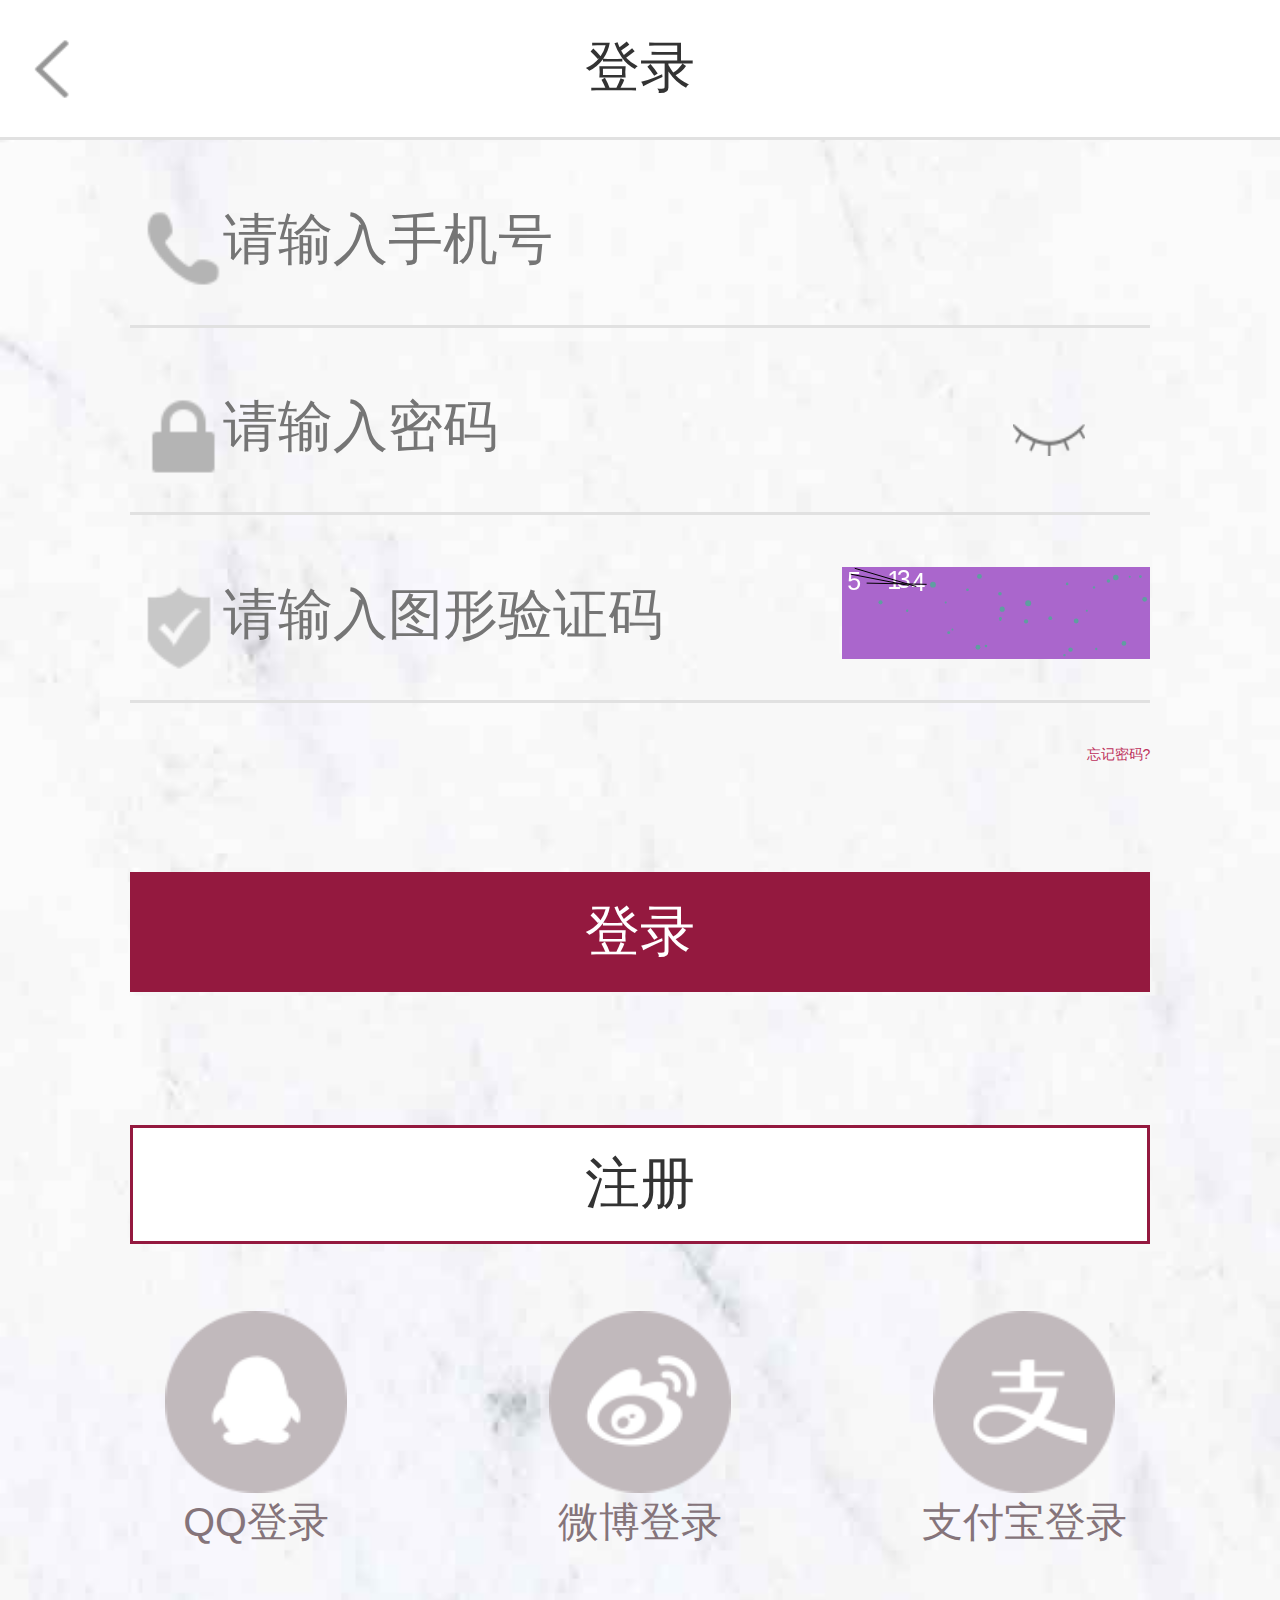
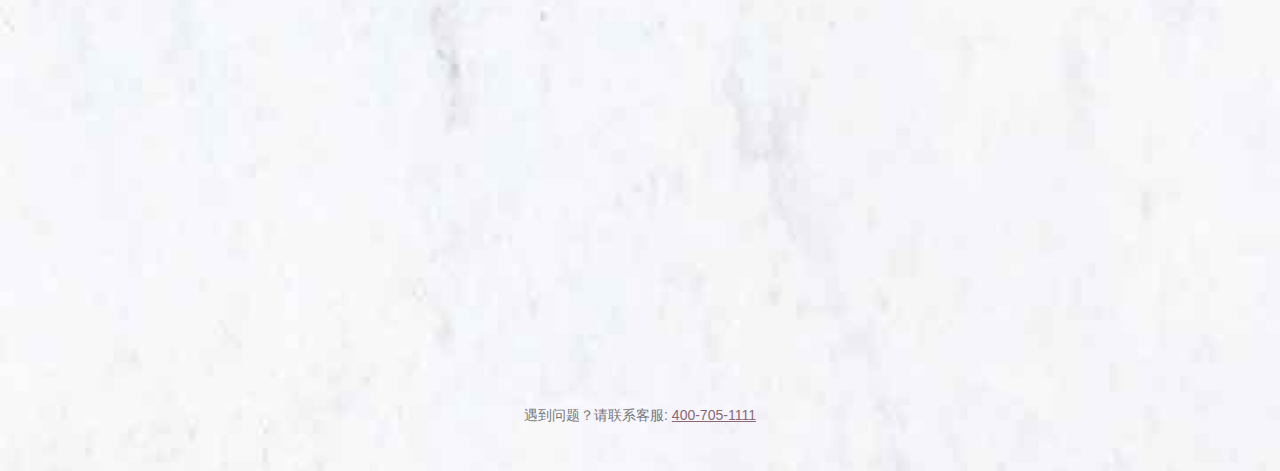
<file: login.html>
<!DOCTYPE html>
<html>
	<head>
		<meta charset="UTF-8">
		<!--视口宽度为设备宽度，不能缩放-->
		<meta name="viewport" content="width=device-width,user-scalable=no">
		<!--qq浏览器下强制横盘或者竖屏显示-->
		<meta name="x5-orientation" content="portrait" />
		<!--qq浏览器下是否可以全屏-->
		<meta name="x5-fullscreen" content="true" />
		<!--UC浏览器下强制横盘或者竖屏显示-->
		<meta name="screen-orientation" content="portrait">
		<!--UC浏览器下是否可以全屏-->
		<meta name="full-screen" content="yes">
		<!--是否禁止识别手机和邮箱-->
		<meta name="format-detection" content="telephone=yes, email=no" />
		<title>快乐购  用户登录</title>
		<link rel="stylesheet" type="text/css" href="css/bootstrap.css"/>
		<link rel="stylesheet" type="text/css" href="css/com.css" />
		<link rel="stylesheet" type="text/css" href="css/happigo.css"/>
		<script type="text/javascript" src="js/jquery.min.js"></script>
		<script type="text/javascript" src="js/bootstrap.js"></script>
		<script type="text/javascript">
		(function(){
		    	var html = document.documentElement;
		    	var hWidth = html.getBoundingClientRect().width;
//		    	console.log( hWidth );
				html.style.fontSize = hWidth/15 + "px";
//				1rem
		    })()
		</script>
		<script type="text/javascript" src="js/happigo.js"></script>
	</head>
	<body class="bg">
		<nav class="title_nav">
			<a href="index.html">
				<img src="img/ico_fh.png"/>
			</a>
			<p class="txt">登录</p>
		</nav>
		<!--关键词-->
		<section class="login_box">
			<div class="reg_box" id="log_form">
				<div class="user">
					<span class="icon_ph"><img src="img/ico_mob.png"/></span>
					<input type="text" name="" placeholder="请输入手机号" />
					<span class="input_tip"></span>
				</div>
				<div class="pwd">
					<span class="icon_pwd"><img src="img/ico_lock.png"/></span>
					<input type="password" name="" placeholder="请输入密码" id="password"/>
					<span class="eye"><img src="img/eye1.png"/></span>
					<span class="input_tip"></span>
					<script>
						$(function(){
							//用于密码校验查看
							var change = false;
							$('.eye').on('touchstart',function(){
								if(!change){
									$('#password').attr('type','text');
									$('.eye img').attr('src','img/eye2.png');
								}else{
									$('#password').attr('type','password');
									$('.eye img').attr('src','img/eye1.png');
								}
								change = !change;
							});
						});
					</script>
				</div>
				<div class="img_code clearfix">
					<span class="icon_code"><img src="img/ico_tx.png"/></span>
					<input type="text" name="" placeholder="请输入图形验证码" />
					<canvas id="canvas" class="code"></canvas>
					<!--<span class="input_tip"></span>-->
					<script src="js/canvas_code.js" type="text/javascript" charset="utf-8"></script>
				</div>
				<div class="forget">
					<a href="javascript:;" class="pull-right">忘记密码?</a>
					<p class="tip_info"></p>
				</div>
				<button class="btn_log btn_on">登录</button>
				<button class="btn_reg">注册</button>
				<script>
					$(function(){
						//判断手机号是否正确
						$('#log_form input').eq(0).keyup(function(){
							if(!(/^1[34578]\d{9}$/.test($('#log_form input').eq(0).val()))){
								$('.input_tip').eq(0).addClass('wrong').removeClass('correct');

							}else{
								$('.input_tip').eq(0).addClass('correct').removeClass('wrong');
							}
						});
						//判断密码位数是否足够
						$('#log_form input').eq(1).keyup(function(){
							if($('#log_form input').eq(1).val().length<6){
								$('.input_tip').eq(1).addClass('wrong').removeClass('correct');

							}else{
								$('.input_tip').eq(1).addClass('correct').removeClass('wrong');
							}
						});
						//跳转到注册页面
						$('.btn_reg').on('touchstart',function(){
							window.location.href = 'register.html';
						});
					});
				</script>
			</div>
		</section>
		<section class="other_login">
			<ul class="clearfix">
				<li>
					<a href="javascript:;">
						<img src="img/ico_dl_qq.png" alt="" />
						<p>QQ登录</p>
					</a>
				</li>
				<li>
					<a href="javascript:;">
						<img src="img/ico_dl_wb.png" alt="" />
						<p>微博登录</p>
					</a>
				</li>
				<li>
					<a href="javascript:;">
						<img src="img/ico_dl_zfb.png" alt="" />
						<p>支付宝登录</p>
					</a>
				</li>
			</ul>
		</section>
		<section class="login_bottom">
			<p>遇到问题？请联系客服: <a href="tel:400-705-1111">400-705-1111</a></p>
		</section>
		<script>
			$(function(){
				var code = changeCode();
				//图片验证码切换
				$('.code').on('touchstart',function(){
					code = changeCode();
//					console.log(code);
				});
				//进入页面就打开数据库
				var db = openDatabase('happigodb','1.0','text db','1024*1024');
				//点击登录时操作
				$('.btn_log').on('touchstart',function(){
					//获取表单填写的信息
					var phone = $('#log_form input').eq(0).val();
					var pwd = $('#log_form input').eq(1).val();
					var pCode = $('#log_form input').eq(2).val();
					//判断是否都有输入					
					if(phone&&pCode&&pwd){
						//判断验证码是否正确
						if(pCode!=code){							
							messageTip('.tip_info','验证码填写有误！');
						}else{
							//信息填写完整才获取查询数据
							db.transaction(function(contex){
								//向数据库发送查询请求
								contex.executeSql('select * from userinfo',[],function(con,data){
									var len = data.rows.length,i;
									for(var i=0;i<len;i++){
										//验证用户是否匹配存在
//										(function(j){
											console.log(data.rows.item(i).phone+':'+data.rows.item(i).password);
											if(phone==data.rows.item(i).phone&&pwd==data.rows.item(i).password){
												//登录成功,存一个session用于判断用户没有离开
												window.sessionStorage.setItem('userphone',phone);
												$('.btn_log').html('登录中...');
												//跳转到用户页面
												setTimeout(function(){
													window.location.href = 'user.html';
												},3000);
												return false;
//												break;
											}
//										})(i);

									}
									messageTip('.tip_info','用户不存在或密码有误！');
								
								});
							});
						}
					}else{
						if(!pCode){
							messageTip('.tip_info','验证码不能为空！');
						}
						if(!pwd){							
							messageTip('.tip_info','密码未填写！');
						}
						if(!phone){		
							messageTip('.tip_info','手机号未填写！');
						}
					}
					
				});
				//提示信息函数
				function messageTip(msgbox,msgtext){
					$(msgbox).animate({"bottom":-20/50+"rem","opacity":1}).text(msgtext);
					setTimeout(function(){
						$('.tip_info').animate({"bottom":-40/50+"rem","opacity":0});
					},3000);
				}
			});
		</script>
	</body>
</html>
</file>
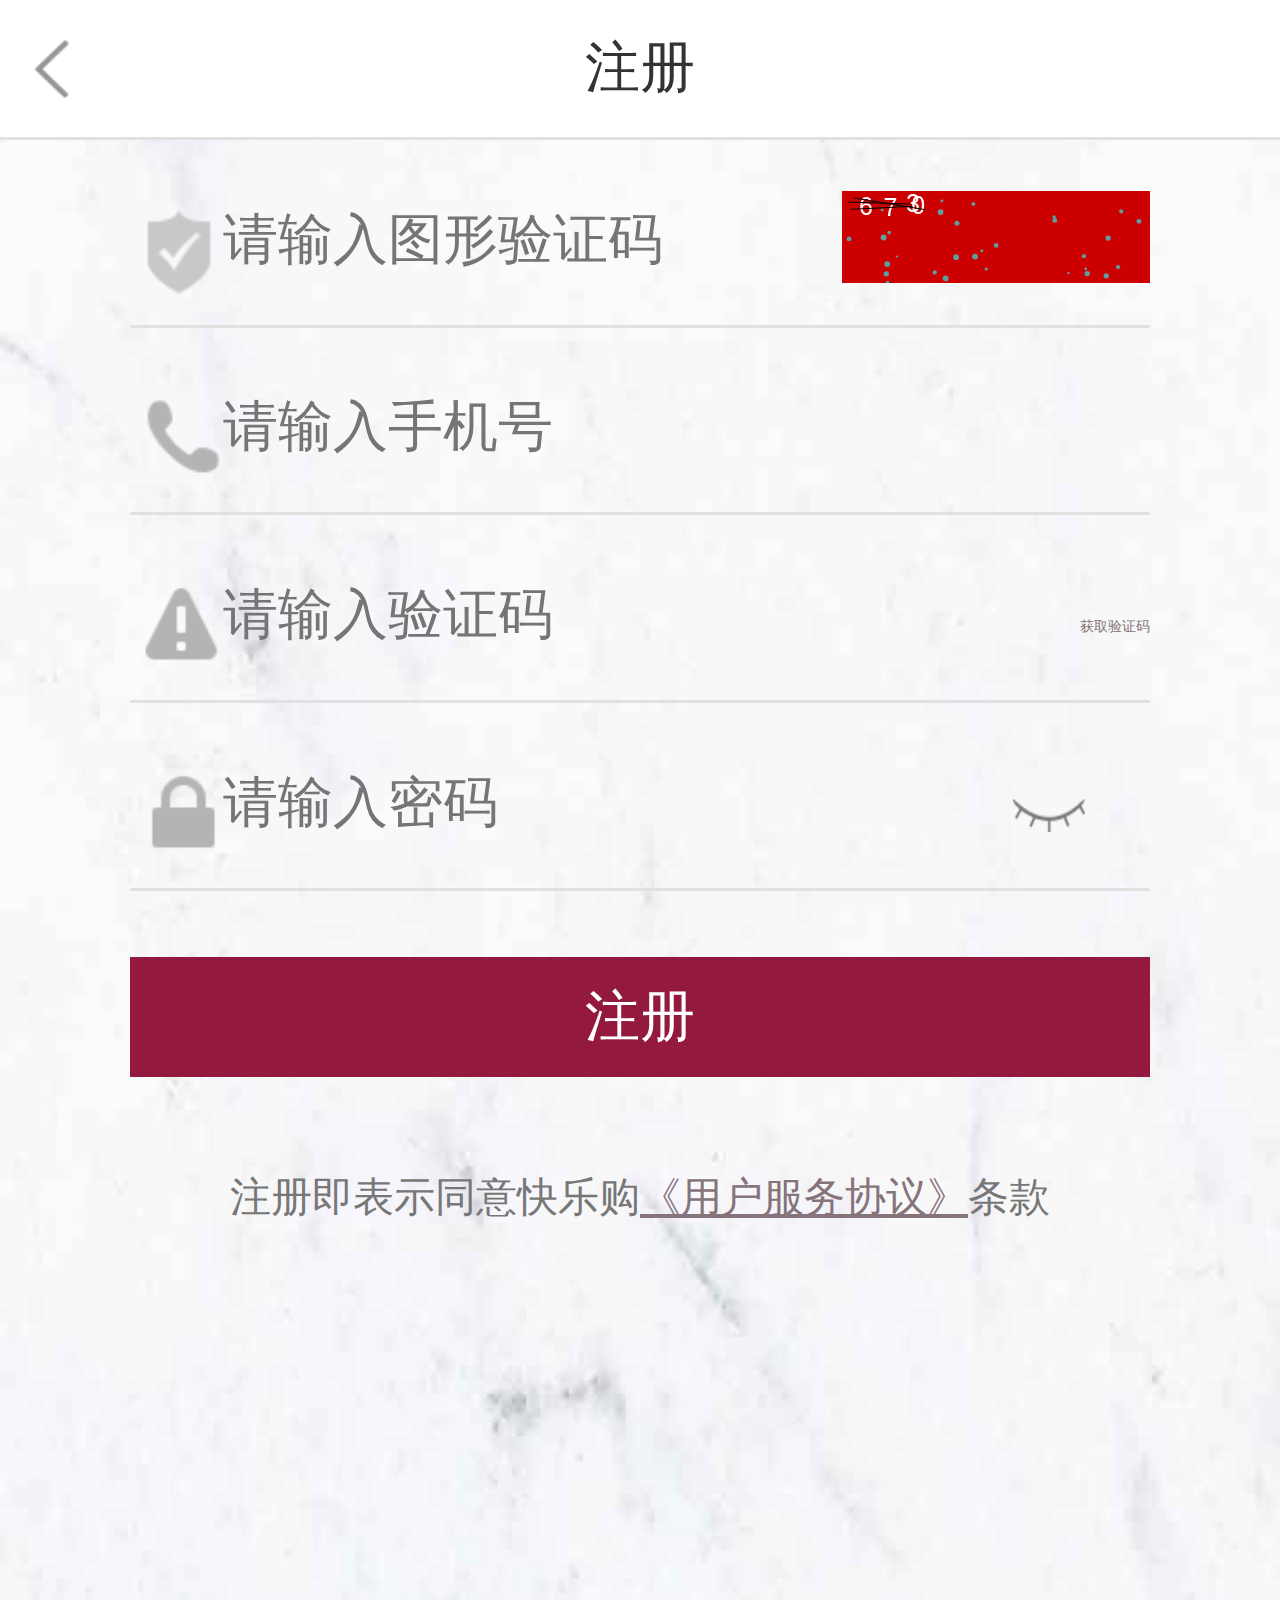
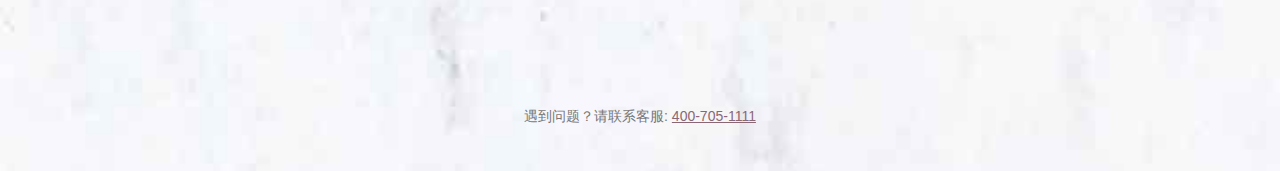
<file: register.html>
<!DOCTYPE html>
<html>
	<head>
		<meta charset="UTF-8">
		<!--视口宽度为设备宽度，不能缩放-->
		<meta name="viewport" content="width=device-width,user-scalable=no">
		<!--qq浏览器下强制横盘或者竖屏显示-->
		<meta name="x5-orientation" content="portrait" />
		<!--qq浏览器下是否可以全屏-->
		<meta name="x5-fullscreen" content="true" />
		<!--UC浏览器下强制横盘或者竖屏显示-->
		<meta name="screen-orientation" content="portrait">
		<!--UC浏览器下是否可以全屏-->
		<meta name="full-screen" content="yes">
		<!--是否禁止识别手机和邮箱-->
		<meta name="format-detection" content="telephone=yes, email=no" />
		<title>快乐购  用户注册</title>
		<link rel="stylesheet" type="text/css" href="css/bootstrap.css"/>
		<link rel="stylesheet" type="text/css" href="css/com.css" />
		<link rel="stylesheet" type="text/css" href="css/happigo.css"/>
		<script type="text/javascript" src="js/jquery.min.js"></script>
		<script type="text/javascript" src="js/bootstrap.js"></script>
		<script type="text/javascript">
		(function(){
		    	var html = document.documentElement;
		    	var hWidth = html.getBoundingClientRect().width;
//		    	console.log( hWidth );
				html.style.fontSize = hWidth/15 + "px";
//				1rem
		    })()
		</script>
		<script type="text/javascript" src="js/happigo.js"></script>
		
	</head>
	<body class="bg">
		<nav class="title_nav">
			<a href="login.html">
				<img src="img/ico_fh.png"/>
			</a>
			<p class="txt">注册</p>
		</nav>
		<!--注册表单-->
		<section class="login_box">
			<!--<form action="post" id="reg_form">-->
			<div class="reg_box" id="reg_form">
				<div class="img_code clearfix">
					<span class="icon_code"><img src="img/ico_tx.png"/></span>
					<input type="text" name="" placeholder="请输入图形验证码" />
					<canvas id="canvas" class="code">浏览器不支持</canvas>
					<span class="input_tip"></span>
					<script type="text/javascript" src="js/canvas_code.js"></script>
					<script>
						$(function(){
							$('.code').on('touchstart',function(){
								var code = changeCode();
//								console.log(code);
							});
						});
					</script>
				</div>
				<div class="user">
					<span class="icon_ph"><img src="img/ico_mob.png"/></span>
					<input type="text" name="" placeholder="请输入手机号" />
					<span class="input_tip"></span>
				</div>
				
				<div class="ph_code clearfix">
					<span class="icon_code"><img src="img/ico_ma.png"/></span>
					<input type="text" name="" placeholder="请输入验证码" />
					<p class="p_code pull-right">获取验证码</p>
				</div>
				<div class="pwd">
					<span class="icon_pwd"><img src="img/ico_lock.png"/></span>
					<input type="password" name="" placeholder="请输入密码" id="password"/>
					<span class="eye"><img src="img/eye1.png"/></span>
					<span class="input_tip"></span>
					<script>
						$(function(){
							var change = false;
							$('.eye').on('touchstart',function(){
								if(!change){
									$('#password').attr('type','text');
									$('.eye img').attr('src','img/eye2.png');
								}else{
									$('#password').attr('type','password');
									$('.eye img').attr('src','img/eye1.png');
								}
								change = !change;
							});
						});
					</script>
				</div>
				<button class="btn_reg btn_on">注册</button>
			<!--</form>-->
			</div>
		</section>
		<section class="protocol">
			<p>注册即表示同意快乐购<a class="sa" href="/service.html">《用户服务协议》</a>条款</p>
		</section>
		<section class="login_bottom">
			<p class="tip_info"></p>
			<p>遇到问题？请联系客服: <a href="tel:400-705-1111">400-705-1111</a></p>
		</section>
		<script>
			$(function(){
				var code = changeCode();
				//加载页面后打开数据库
				var db = openDatabase('happigodb','1.0','text db','1024*1024');
				$('#reg_form input').eq(1).keyup(function(){

					if(!(/^1[34578]\d{9}$/.test($('#reg_form input').eq(1).val()))){

						$('.input_tip').eq(1).addClass('wrong').removeClass('correct');
						
					}else{

						$('.input_tip').eq(1).addClass('correct').removeClass('wrong');
						var phone = $('#reg_form input').eq(1).val();
						db.transaction(function(contex){
							//向数据库发送查询请求
							contex.executeSql('select * from userinfo',[],function(con,data){
								var len = data.rows.length,i;
								for(var i=0;i<len;i++){
									//验证用户是否匹配存在
//									console.log(data.rows.item(i).phone+':'+data.rows.item(i).password);
									if(phone==data.rows.item(i).phone){
										messageTip('.tip_info','该用户已经存在！');
									}
								}
							});
						});
					}
				});
				
				//获取手机验证码
				var timer = null;
				$('.p_code').on('touchstart',function(){
					//判断手机号码是不是空
					if($('#reg_form input').eq(1).val()==''){
						//为空
						messageTip('.tip_info','手机号码不能为空！');
					}else{
						if(!(/^1[34578]\d{9}$/.test($('#reg_form input').eq(1).val()))){

							messageTip('.tip_info','手机号码输入有误！');
						}else{
							var code = String(parseInt(Math.random()*10))+parseInt(Math.random()*10)+parseInt(Math.random()*10)+parseInt(Math.random()*10);
							var count=10;
							timer = setInterval(function(){
								var i = count--;
								$('.p_code').html('('+i+'s)后重新发送');
//								console.log(i);
								if(i==0){
									window.clearInterval(timer);
									$('#reg_form input').eq(2).val(code);

								}
							},1000);
							
						}
					}
				});
				//判断密码位数是否足够
				$('#reg_form input').eq(3).keyup(function(){
					if($('#reg_form input').eq(3).val().length<6){
						$('.input_tip').eq(2).addClass('wrong').removeClass('correct');

					}else{
						$('.input_tip').eq(2).addClass('correct').removeClass('wrong');
					}
				});
				
				$('.btn_reg').on('touchstart',function(){
					//注册前向创建数据库
					db.transaction(function(contex){
						contex.executeSql('create table if not exists userinfo(uid unique,phone,password)');
					});

					//取得所有输入的信息
					var imgCode = $('#reg_form input').eq(0).val();
					var phone = $('#reg_form input').eq(1).val();
					var pCode = $('#reg_form input').eq(2).val();
					var pwd = $('#reg_form input').eq(3).val();
//					console.log(imgCode+','+phone+','+pCode+','+pwd);
//					console.log(code);
					//判断是否都输入
					if(imgCode&&phone&&pCode&&pwd){
						//输入信息再判断是否都正确
						if(pwd.length<6){
							messageTip('.tip_info','密码位数不足！');
						}
						if(imgCode!=code){							
							messageTip('.tip_info','验证码填写有误！');
						}
						if(!(/^1[34578]\d{9}$/.test($('#reg_form input').eq(1).val()))){
							messageTip('.tip_info','手机号码格式有误！');
						}
//						console.log(imgCode==code&&(/^1[34578]\d{9}$/.test($('#reg_form input').eq(1).val()))&&pwd.length>=6);
						if(imgCode==code&&(/^1[34578]\d{9}$/.test($('#reg_form input').eq(1).val()))&&pwd.length>=6){
//							console.log('correct');
							db.transaction(function(contex){
								//定义是否存在相同用户的变量
								var exist = true;
								var uid = 1;
								//向数据库发送查询请求
								contex.executeSql('select * from userinfo',[],function(con,data){
									var len = data.rows.length,i;
//									console.log(len);
									//判断表内有没有数据
									if(len==0){
										uid = 1;
									}else{
										uid = data.rows.item(len-1).uid+1;
									}
									//循环验证
									for(var i=0;i<len;i++){
										//验证用户是否匹配存在
//										console.log(data.rows.item(i).phone+':'+data.rows.item(i).password);
										if(phone==data.rows.item(i).phone){
											messageTip('.tip_info','该用户已经存在！');
											//如果存在，值为假
											exist = !exist;
										}
									}
									if(exist){
//										console.log(uid);

										//执行数据写入
										contex.executeSql('insert into userinfo(uid,phone,password) values('+uid+','+phone+','+pwd+')');
										window.sessionStorage.setItem('userphone',phone);
										messageTip('.tip_info','注册成功！');
										$('.btn_reg').html('正在跳转...');
										setTimeout(function(){
											window.location.href = 'user.html';
										},2000);
									}
								});
								//如果存在，就不执行插入操作
								
							});
							
//							db.transaction(function(contex){
//								contex.executeSql('create table if not exists userinfo(phone,password)');
//								contex.executeSql('insert into userinfo(phone,password) values('+phone+','+pwd+')');
//							});
//							db.transaction(function(contex){
//								contex.executeSql('delete from userinfo where phone = 13726908402');
//							});
							
						}
					}else{
						if(!pCode){
							messageTip('.tip_info','验证码不能为空！');
						}
						if(!pwd){							
							messageTip('.tip_info','密码未填写！');
						}
						if(!phone){		
							messageTip('.tip_info','手机号未填写！');
						}
						if(!imgCode){		
							messageTip('.tip_info','图形码未填写！');
						}
					}
					//删除整个数据表
//					db.transaction(function(contex){
//						contex.executeSql('drop table userinfo');
//						contex.executeSql('create table if not exists userinfo(uid unique,phone,password)');
//						contex.executeSql('insert into userinfo(uid,phone,password) values('+1+','+15813053696+','+654321+')');
//					
//					});
								
				});
				//提示信息函数
				function messageTip(msgbox,msgtext){
					$(msgbox).animate({"top":-200/50+"rem","opacity":1}).text(msgtext);
					setTimeout(function(){
						$('.tip_info').animate({"top":-300/50+"rem","opacity":0});
					},3000);
				}
			});
		</script>
	</body>
</html>
</file>
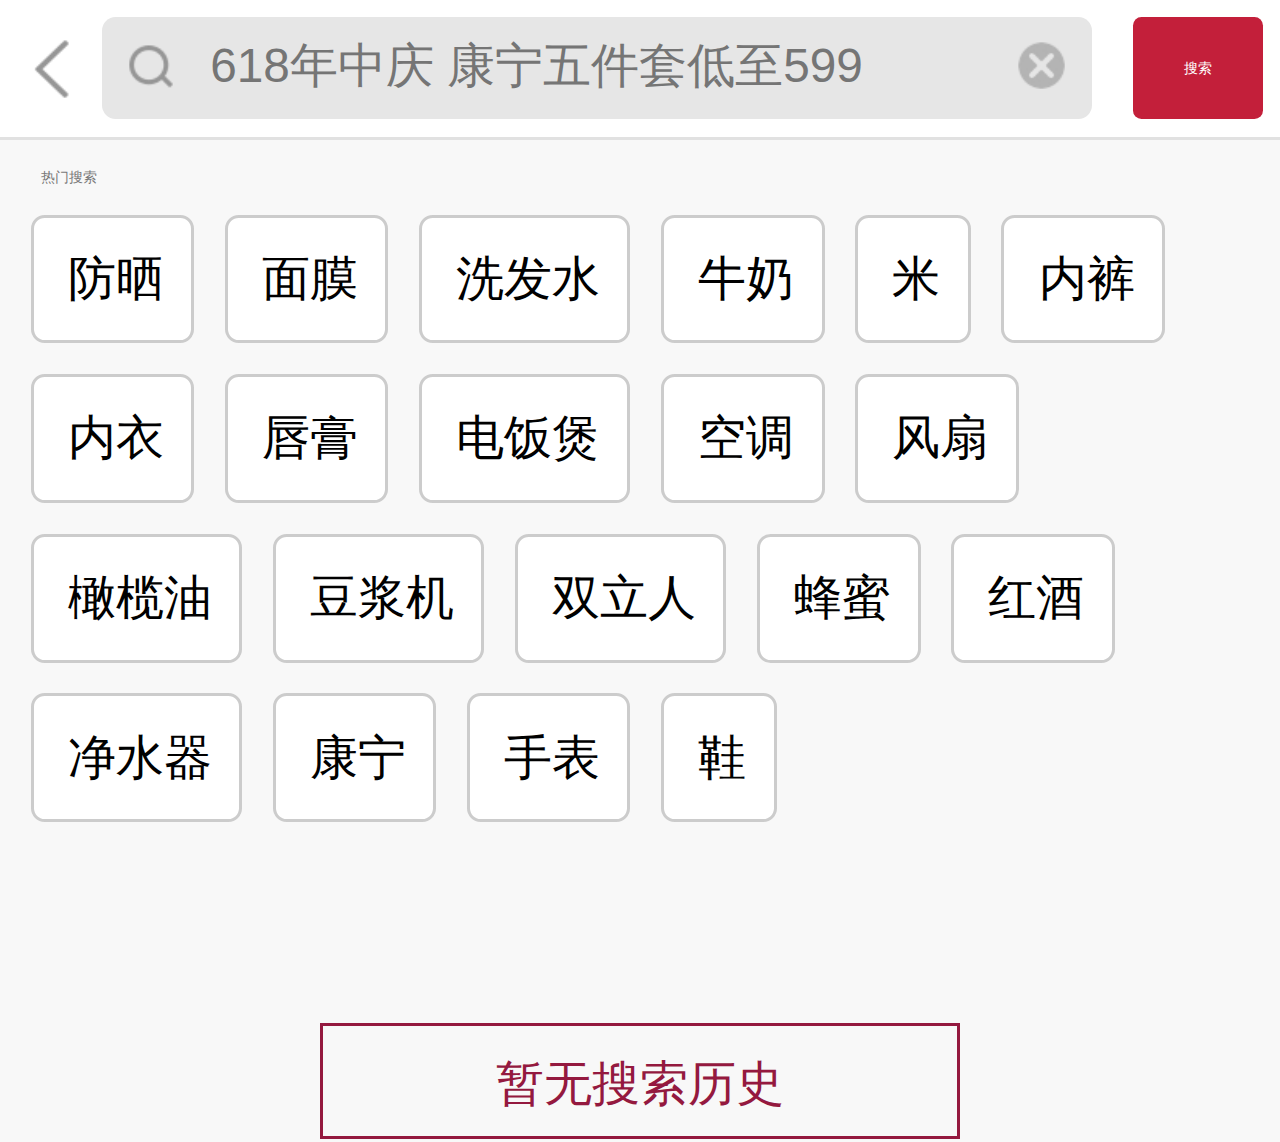
<file: search.html>
<!DOCTYPE html>
<html>
	<head>
		<meta charset="UTF-8">
		<!--视口宽度为设备宽度，不能缩放-->
		<meta name="viewport" content="width=device-width,user-scalable=no">
		<!--qq浏览器下强制横盘或者竖屏显示-->
		<meta name="x5-orientation" content="portrait" />
		<!--qq浏览器下是否可以全屏-->
		<meta name="x5-fullscreen" content="true" />
		<!--UC浏览器下强制横盘或者竖屏显示-->
		<meta name="screen-orientation" content="portrait">
		<!--UC浏览器下是否可以全屏-->
		<meta name="full-screen" content="yes">
		<!--是否禁止识别手机和邮箱-->
		<meta name="format-detection" content="telephone=yes, email=no" />
		<title>快乐购  搜索</title>
		<link rel="stylesheet" type="text/css" href="css/bootstrap.css"/>
		<link rel="stylesheet" type="text/css" href="css/com.css" />
		<link rel="stylesheet" type="text/css" href="css/happigo.css"/>
		<script type="text/javascript" src="js/jquery.min.js"></script>
		<script type="text/javascript" src="js/bootstrap.js"></script>
		<script type="text/javascript">
		(function(){
		    	var html = document.documentElement;
		    	var hWidth = html.getBoundingClientRect().width;
//		    	console.log( hWidth );
				html.style.fontSize = hWidth/15 + "px";
//				1rem
		    })()
		</script>
		<script type="text/javascript" src="js/happigo.js"></script>
	</head>
	<body>
		<nav class="title_nav">
			<a href="javascript:;" class="back">
				<img src="img/ico_fh.png"/>
			</a>
			<div class="search_input">
				<span class="icon_s"><img src="img/ico_18.png"/></span>
				<input type="text" placeholder="618年中庆 康宁五件套低至599"/>
				<span class="icon_close"><img src="img/ico_26.png"/></span>
			</div>
			<a href="javascript:;">
				<span class="search_sub">搜索</span>
			</a>
			<ul class="result_list" id="result">
				<!--<li>1</li>
				<li>2</li>
				<li>2</li>
				<li>4</li>-->
			</ul>
		</nav>
		<script>
		$(function(){
			$('.search_input input').focus(function(){
				$('.search_input').css({
					"border-color":"#c31f3a",
					"border-width":"1px",
					"border-style":"solid",
					"box-shadow":"1px 0 1px 0 #c31f3a"
					});
			}).blur(function(){
				$('.search_input').css({
					"border-color":"transparent",
					"border-width":"1px",
					"border-style":"solid",
					"box-shadow":"1px 0 1px 0 transparent"
					});
			});
			$('.back').on('touchstart',function(){
				window.location.href = 'index.html';
			});
			$('.icon_close').on('touchstart',function(){
				$('.search_input input').val('');
			});
			//接入淘宝ajax返回数据
			$('.search_input input').keyup(function(){
				$('#result').css({"display":"block"});
				$.ajax({
					type:"get",
					url:"http://suggest.taobao.com/sug?code=utf-8",
					async:true,
					dataType:"jsonp",
					jsonp:"callback",
					data:{"q":$('.search_input input').val()},
					success:function(str){
//						console.log(str.result);
						for(var i=0;i<$('#result li').size();i++){
							$('#result li').remove();
						}
						for(var i=0;i<str.result.length;i++){
							var li = '<li>'+str.result[i][0]+'</li>';
							$('#result').append(li);
						}
					}
				});
				if($('.search_input input').val()==''){
					$('#result').css({"display":"none"});
					for(var i=0;i<$('#result li').size();i++){
						$('#result li').remove();
					}
				}
			})
		});
			
		</script>
		<!--关键词-->
		<section class="search_word clearfix">
			<p class="search_title">热门搜索</p>
			<div class="hot_word">
				<a href="javascript:;">防晒</a>
				<a href="javascript:;">面膜</a>
				<a href="javascript:;">洗发水</a>
				<a href="javascript:;">牛奶</a>
				<a href="javascript:;">米</a>
				<a href="javascript:;">内裤</a>
				<a href="javascript:;">内衣</a>
				<a href="javascript:;">唇膏</a>
				<a href="javascript:;">电饭煲</a>
				<a href="javascript:;">空调</a>
				<a href="javascript:;">风扇</a>
				<a href="javascript:;">橄榄油</a>
				<a href="javascript:;">豆浆机</a>
				<a href="javascript:;">双立人</a>
				<a href="javascript:;">蜂蜜</a>
				<a href="javascript:;">红酒</a>
				<a href="javascript:;">净水器</a>
				<a href="javascript:;">康宁</a>
				<a href="javascript:;">手表</a>
				<a href="javascript:;">鞋</a>
			</div>
		</section>
		<script>
			$(function(){
				$('.hot_word a').on('touchstart',function(){
					$('.search_input input').val($(this).text());
				});
			});
		</script>
		<section class="search_his">
			<div class="no_his">暂无搜索历史</div>
		</section>
	</body>
</html>
</file>
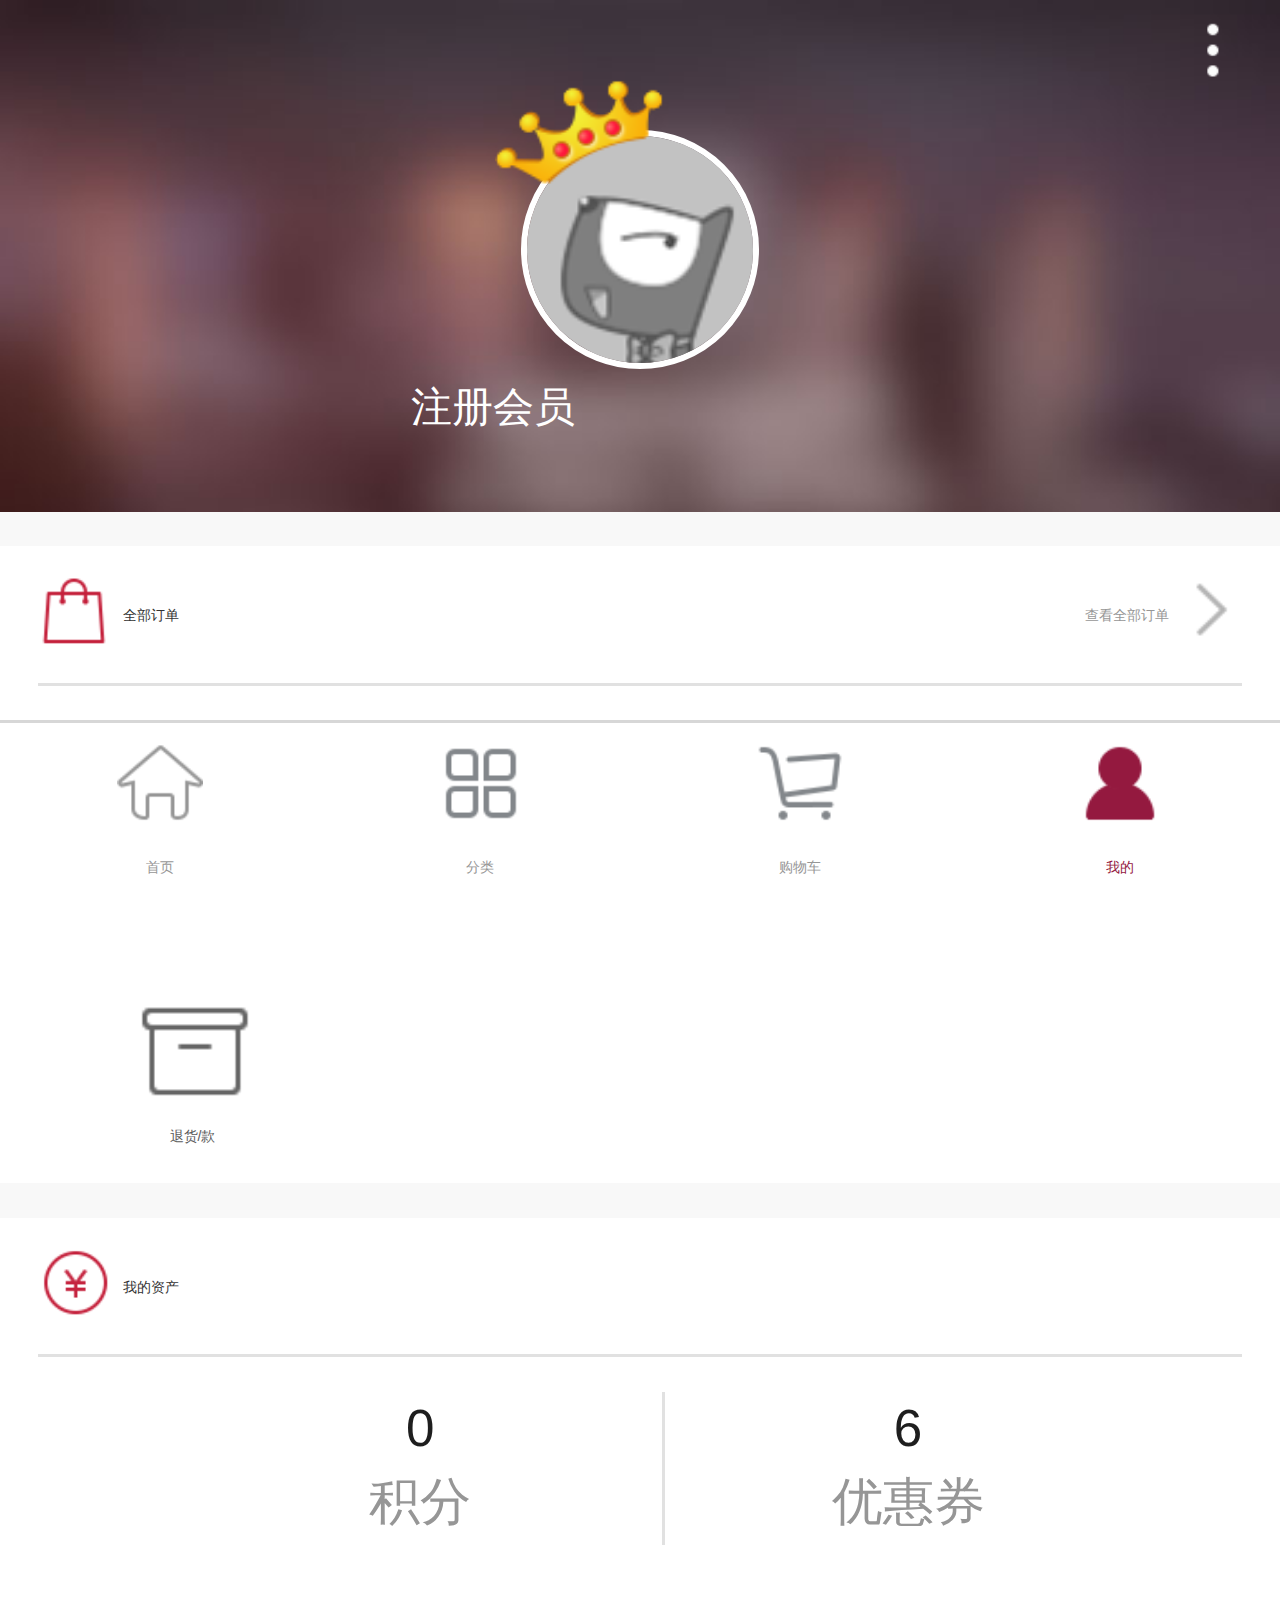
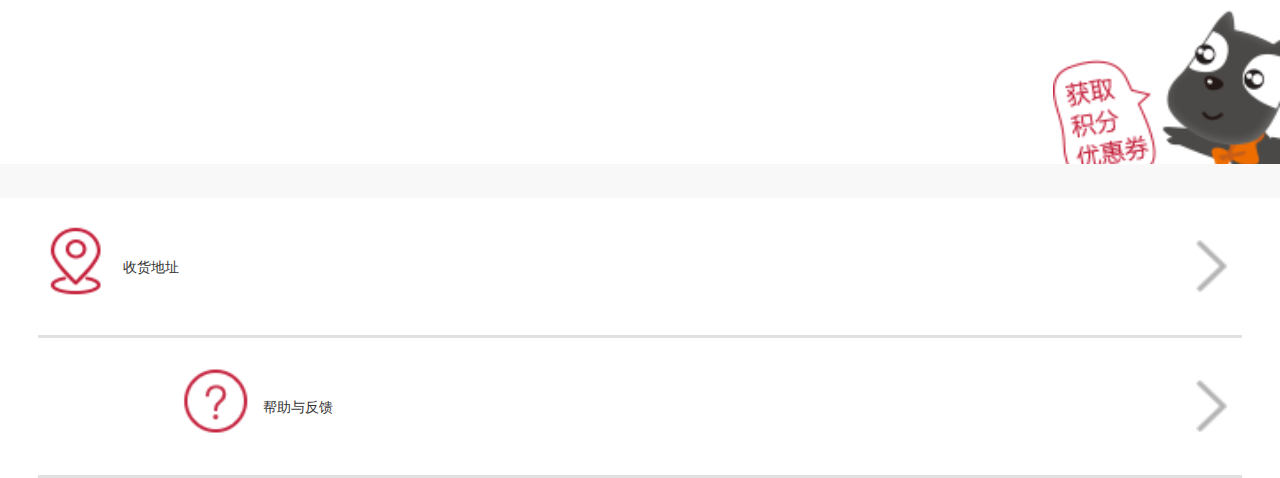
<file: user.html>
<!DOCTYPE html>
<html>
	<head>
		<meta charset="UTF-8">
		<!--视口宽度为设备宽度，不能缩放-->
		<meta name="viewport" content="width=device-width,user-scalable=no">
		<!--qq浏览器下强制横盘或者竖屏显示-->
		<meta name="x5-orientation" content="portrait" />
		<!--qq浏览器下是否可以全屏-->
		<meta name="x5-fullscreen" content="true" />
		<!--UC浏览器下强制横盘或者竖屏显示-->
		<meta name="screen-orientation" content="portrait">
		<!--UC浏览器下是否可以全屏-->
		<meta name="full-screen" content="yes">
		<!--是否禁止识别手机和邮箱-->
		<meta name="format-detection" content="telephone=yes, email=no" />
		<title>快乐购  用户信息</title>
		<link rel="stylesheet" type="text/css" href="css/bootstrap.css"/>
		<link rel="stylesheet" type="text/css" href="css/com.css" />
		<link rel="stylesheet" type="text/css" href="css/happigo.css"/>
		<script type="text/javascript" src="js/jquery.min.js"></script>
		<script type="text/javascript" src="js/bootstrap.js"></script>
		<script type="text/javascript">
		(function(){
		    	var html = document.documentElement;
		    	var hWidth = html.getBoundingClientRect().width;
//		    	console.log( hWidth );
				html.style.fontSize = hWidth/15 + "px";
//				1rem
		    })()
		</script>
		<script type="text/javascript" src="js/happigo.js"></script>
		<script>
			$(function(){
				var db = openDatabase('happigodb','1.0','text db','1024*1024');
				var user=window.sessionStorage.getItem('userphone');
//				console.log(a);
				$('.useinfo').text(user);
				if(!user){
					window.location.href = 'login.html';
				}
				$('#logout').on('touchstart',function(){
					//清除session，返回登录页面
					window.sessionStorage.clear();
					window.location.href = 'login.html';
				});
			});
		</script>
	</head>
	<body>
		<header class="u_info">
			<div class="u_tx">
				<img src="img/user_page/tx.png" alt="" />
			</div>
			<div class="u_tx_zx"></div>
			<div class="u_name"><span class="useinfo"></span> 注册会员</div>
			<div class="u_more">
				<img src="img/user_page/us_ico_more.png" alt="" />
			</div>
		</header>
		<!--更多的弹出-->
		<div class="more_info">
			<ul>
				<li>
					<a href="index.html">首页</a>
				</li>
				<li>
					<a href="javascript:;">购物车</a>
				</li>
				<li>
					<a href="search.html">搜索</a>
				</li>
				<li>
					<a href="brand.html">分类</a>
				</li>
				<li>
					<a href="javascript:;" id="logout">注销</a>
				</li>
			</ul>
		</div>
		<script>
			$(function(){
				$('.u_more').on('touchstart',function(){
					$('.more_info').slideToggle();
				});
			});
		</script>
		<section class="u_box">
			<div class="u_tit">
				<div class="fl">
					<img src="img/user_page/us_ico_1.png" alt="" />
					<p>全部订单</p>
				</div>
				<div class="fr">
					<p>查看全部订单</p>
					<img src="img/user_page/us_ico_11.png" alt="" />
				</div>
			</div>
			<div class="u_list">
				<ul>
					<li>
						<a href="javascript:;">
							<img src="img/user_page/us_ico_2.png" alt="" />
							<p>代付款</p>
						</a>
					</li>
					<li>
						<a href="javascript:;">
							<img src="img/user_page/us_ico_3.png" alt="" />
							<p>代收货</p>
						</a>
					</li>
					<li>
						<a href="javascript:;">
							<img src="img/user_page/us_ico_4.png" alt="" />
							<p>代评价</p>
						</a>
					</li>
					<li>
						<a href="javascript:;">
							<img src="img/user_page/us_ico_5.png" alt="" />
							<p>退货/款</p>
						</a>
					</li>
				</ul>
			</div>
		</section>
		<section class="u_box">
			<div class="u_tit">
				<div class="fl">
					<img src="img/user_page/us_ico_6.png" alt="" />
					<p>我的资产</p>
				</div>
			</div>
			<div class="u_list clearfix">
				<div class="u_zc">
					<p><strong>0</strong></p>
					<p>积分</p>
				</div>
				<div class="u_zc">
					<p><strong>6</strong></p>
					<p>优惠券</p>
				</div>
				<div class="u_zc_ico">
					<img src="img/user_page/us_ico_10.png" alt="" />
				</div>
			</div>
		</section>
		<section class="u_box">
			<div class="u_tit">
				<div class="fl">
					<img src="img/user_page/us_ico_7.png" alt="" />
					<p>收货地址</p>
				</div>
				<div class="fr fr_top">
					
					<img src="img/user_page/us_ico_11.png" alt="" />
				</div>
			</div>
			<div class="u_tit">
				<div class="fl">
					<img src="img/user_page/us_ico_9.png" alt="" />
					<p>帮助与反馈</p>
				</div>
				<div class="fr fr_top">
					
					<img src="img/user_page/us_ico_11.png" alt="" />
				</div>
			</div>
		</section>
		<!--公共底部导航-->
		<footer class="main_nav">
			<ul class="clearfix">
				<li>
					<a href="index.html">
						<img src="img/nav_1_1.png" alt="" />
						<p>首页</p>
					</a>
				</li>
				<li>
					<a href="brand.html">
						<img src="img/nav_2_1.png" alt="" />
						<p>分类</p>
					</a>
				</li>
				<li>
					<a href="javascript:;">
						<img src="img/nav_4_1.png" alt="" />
						<p>购物车</p>
					</a>
				</li>
				<li>
					<a href="javascript:;">
						<img src="img/nav_5_2.png" alt="" />
						<p class="on">我的</p>
					</a>
				</li>
			</ul>
		</footer>
	</body>
</html>
</file>
<file: css/com.css>
@charset "utf-8";
a,
input,
button {
    /*清除点击阴影*/
  -webkit-tap-highlight-color: rgba(0, 0, 0, 0);
}
input,
button {
    /*清除按钮的圆角*/
  -webkit-appearance: none;
  border-radius: 0;
}
body {
    /*选中文字设置*/
  margin: 0;
  -webkit-user-select: none;
    /*禁止文字缩放*/
  -webkit-text-size-adjust: 100%;
  position: relative;
  width: 100%;
  height: 100%;
  background: #F8F8F8;
/*//overflow: auto;*/
/*//overflow-x: hidden;*/
}
html{
    width: 100%;
    height: 100%;
/*//  overflow: hidden;*/
}
body * {
    /*文字设置*/
  -webkit-user-select: none;
  font-family: Helvetica,"microsoft yahei";
}
ul,li{
    margin: 0;
    padding: 0;
    list-style: none;
}
p,label{
    margin: 0;
    padding: 0;
}
input{
    border: 0;
    outline: none;
}
</file>
<file: css/happigo.css>
.bn {
  position: fixed;
  width: 15rem;
  height: 2.2rem;
}
.bn .img {
  width: 15rem;
}
.bn .bn_close {
  position: absolute;
  top: 0.84rem;
  left: 0.2rem;
  width: 0.64rem;
}
.top_fix {
  position: fixed;
  top: 2.2rem;
  width: 100%;
  background: #fafafa;
  z-index: 5;
}
.top_fix .top_search {
  width: 15rem;
  padding: 0.32rem 0.44rem;
}
.top_fix .top_search .search_box {
  position: relative;
}
.top_fix .top_search .search_box .search_con {
  width: 14.04rem;
  height: 1.26rem;
  padding-left: 1.2rem;
  font-size: 0.6rem;
  line-height: 1.26rem;
  border-radius: 0.16rem;
  color: #a9a9a9;
  background: #e6e6e6;
}
.top_fix .top_search .search_box:before {
  position: absolute;
  top: 0.28rem;
  left: 0.32rem;
  content: '';
  width: 0.64rem;
  height: 0.64rem;
  background: url(../img/icon1.png) no-repeat 0 0;
  background-size: 100%;
}
.top_fix .top_nav {
  position: relative;
  width: 100%;
  overflow: hidden;
  background: #FFFFFF;
}
.top_fix .top_nav .nav_box {
  border-top: 0.04rem solid #dcdcdc;
  border-bottom: 0.04rem solid #dcdcdc;
  height: 100%;
}
.top_fix .top_nav .nav_box:before {
  display: block;
  content: '';
  position: absolute;
  top: 0;
  left: 0;
  width: 0.9rem;
  height: 100%;
  background: linear-gradient(to right, #e1e1e1 0, rgba(255, 255, 255, 0) 100%);
}
.top_fix .top_nav .nav_box .nav_list {
  width: 31.92rem;
  text-align: center;
  transition: 0.5s;
}
.top_fix .top_nav .nav_box .nav_list li {
  float: left;
  width: 2.28rem;
  padding: 0.36rem 0 0.28rem;
}
.top_fix .top_nav .nav_box .nav_list li a {
  position: relative;
  display: inline-block;
  font-size: 0.56rem;
  line-height: 1.1rem;
  color: #323232;
  text-decoration: none;
}
.top_fix .top_nav .nav_box .nav_list li a .icon_tv {
  position: absolute;
  top: -0.24rem;
  right: -0.84rem;
  width: 1rem;
  height: 0.56rem;
  font-size: 0.36rem;
  line-height: 0.56rem;
  border-radius: 0.12rem;
  color: #FFFFFF;
  background: #c41f3a;
}
.top_fix .top_nav .nav_box .nav_list li a .icon_tv:after {
  position: absolute;
  left: 0.12rem;
  display: block;
  content: '';
  width: 0.2rem;
  height: 0.12rem;
  background: url(../img/icon3.png) no-repeat 0 0;
  background-size: 100%;
}
.top_fix .top_nav .nav_box .nav_list:after {
  display: block;
  content: '';
  height: 0;
  clear: both;
  visibility: hidden;
}
.top_fix .top_nav .nav_box .nav_list .on a {
  color: #c41f3a;
}
.top_fix .top_nav .nav_box .nav_list .on a:after {
  content: '';
  position: absolute;
  left: 0;
  bottom: 0;
  width: 100%;
  height: 0.08rem;
  background: #c41f3a;
}
.top_fix .top_nav .nav_box:after {
  display: block;
  content: '';
  position: absolute;
  top: 0;
  right: 0;
  width: 0.9rem;
  height: 100%;
  background: linear-gradient(to right, rgba(255, 255, 255, 0) 0, #e1e1e1 100%);
}
.top_height {
  height: 5.88rem;
}
.con_body {
  background: #f0f0f0;
}
.con_body .carousel {
  position: relative;
  overflow: hidden;
}
.con_body .carousel .img_box {
  width: 15rem;
}
.con_body .carousel .img_box .img_list {
  width: 180rem;
}
.con_body .carousel .img_box .img_list li {
  float: left;
}
.con_body .carousel .img_box .img_list li img {
  width: 15rem;
}
.con_body .carousel .img_box .img_list:after {
  display: block;
  content: '';
  height: 0;
  clear: both;
  visibility: hidden;
}
.con_body .select_point {
  position: absolute;
  bottom: 0.32rem;
  width: 15rem;
  left: 50%;
  margin-left: -1.44rem;
}
.con_body .select_point span {
  display: inline-block;
  width: 0.2rem;
  height: 0.2rem;
  margin: 0 0.14rem;
  border-radius: 50%;
  background: #b6b0ab;
}
.con_body .select_point .on {
  background: #FFFFFF;
}
.con_body .select_point .swiper-pagination-bullet-active {
  background: #FFFFFF;
}
.con_body .title {
  margin-top: 0.44rem;
  padding: 0.36rem 0;
  width: 15rem;
}
.con_body .today_act {
  width: 15rem;
}
.con_body .today_act .act_img {
  position: relative;
  display: block;
}
.con_body .today_act .act_img img {
  width: 15rem;
}
.con_body .today_act .act_img:after {
  content: '';
  width: 0;
  height: 0;
  position: absolute;
  left: 50%;
  bottom: 0;
  border-bottom: 0.32rem solid #ffffff;
  border-right: 0.32rem solid transparent;
  border-left: 0.32rem solid transparent;
}
.con_body .today_act .wrap {
  padding-left: 0.4rem;
  overflow: hidden;
  background: #FFFFFF;
}
.con_body .today_act .wrap .goods_list {
  width: 42.84rem;
  transition: 0.5s;
}
.con_body .today_act .wrap .goods_list li {
  margin-right: 0.4rem;
  padding: 0.32rem 0;
  float: left;
}
.con_body .today_act .wrap .goods_list li img {
  width: 5.72rem;
  height: 5.72rem;
}
.con_body .today_act .wrap .goods_list li .img_info {
  width: 5.72rem;
  line-height: 1.24rem;
  font-size: 0.6rem;
  overflow: hidden;
  white-space: nowrap;
  text-overflow: ellipsis;
}
.con_body .today_act .wrap .goods_list li .price {
  line-height: 1.08rem;
  color: #94193f;
}
.con_body .today_act .wrap .goods_list li .price span {
  font-size: 0.4rem;
  color: #969696;
  text-decoration: line-through;
}
.con_body .today_act .wrap .goods_list li:nth-of-type(7) {
  margin: 0;
}
.con_body .today_act .wrap .goods_list li:nth-of-type(7) a {
  margin-top: 3rem;
  display: block;
  width: 5.72rem;
  text-align: center;
}
.con_body .today_act .wrap .goods_list li:nth-of-type(7) a span {
  border-bottom: 0.04rem solid #1e1e1e;
  color: #505050;
  font-size: 0.56rem;
  line-height: 0.8rem;
}
.con_body .today_act .wrap .goods_list li:nth-of-type(7) a em {
  display: block;
  color: #969696;
  font-style: normal;
}
.con_body .good_prod .items {
  float: left;
  margin: 0.32rem 0 0 0.32rem;
  background: #FFFFFF;
  width: 7rem;
}
.con_body .good_prod .items .g_img img {
  width: 7rem;
}
.con_body .good_prod .items .g_info {
  padding: 0.28rem 0.32rem;
  width: 7rem;
}
.con_body .good_prod .items .g_info .g-dis {
  width: 6.44rem;
  color: #323232;
  font-size: 0.6rem;
  line-height: 0.94rem;
  overflow: hidden;
  white-space: nowrap;
  text-overflow: ellipsis;
}
.con_body .good_prod .items .g_info .g-name {
  height: 1.6rem;
  margin-top: 0.08rem;
  font-size: 0.56rem;
  line-height: 0.8rem;
  color: #787878;
  overflow: hidden;
  text-overflow: ellipsis;
  display: -webkit-box;
  -webkit-line-clamp: 2;
  -webkit-box-orient: vertical;
}
.con_body .good_prod .items .g_info .g-price {
  font-size: 0.56rem;
  color: #94193f;
}
.con_body .good_prod .items .g_info .g-price span {
  margin-left: 0.3rem;
  font-size: 0.52rem;
  color: #969696;
  text-decoration: line-through;
}
.bt-space {
  width: 100%;
  height: 2.4rem;
  background: #F0F0F0;
}
.main_nav {
  position: fixed;
  bottom: 0;
  left: 0;
  width: 15rem;
  background: #FFFFFF;
  border-top: 0.04rem solid #d7d7d7;
}
.main_nav li {
  float: left;
  padding-top: 0.2rem;
  width: 25%;
  text-align: center;
}
.main_nav li a {
  width: 100%;
  text-decoration: none;
  display: inline-block;
}
.main_nav li img {
  width: 1rem;
  height: 1rem;
}
.main_nav li p {
  margin-top: 0.12rem;
  color: #969696;
  line-height: 0.76rem;
}
.main_nav li .on {
  color: #94193F;
}
.title_nav {
  width: 15rem;
  height: 1.64rem;
  line-height: 1.6rem;
  position: relative;
  text-align: center;
  background: #FFFFFF;
  border-bottom: 0.04rem solid #e1e1e1;
}
.title_nav a:nth-of-type(1) {
  display: block;
  position: absolute;
  top: 0;
  left: 0;
}
.title_nav a:nth-of-type(1) img {
  width: 1.2rem;
  height: 1.2rem;
}
.title_nav .search_input {
  position: absolute;
  left: 1.2rem;
  margin: 0.2rem 0;
  width: 11.6rem;
  height: 1.2rem;
  line-height: 1.2rem;
  border: 0.02rem solid transparent;
  border-radius: 0.16rem;
  background: #E6E6E6;
}
.title_nav .search_input input {
  margin-left: -0.12rem;
  width: 9rem;
  height: 1.12rem;
  background: 0;
  font-size: 0.56rem;
}
.title_nav .search_input .icon_s {
  float: left;
  height: 1.16rem;
}
.title_nav .search_input .icon_s img {
  margin-top: -0.12rem;
  width: 1.16rem;
  height: 1.16rem;
}
.title_nav .search_input .icon_close {
  float: right;
  height: 1.16rem;
}
.title_nav .search_input .icon_close img {
  margin-top: -0.12rem;
  width: 1.16rem;
  height: 1.16rem;
}
.title_nav .search_sub {
  position: absolute;
  top: 0.2rem;
  right: 0.2rem;
  width: 1.52rem;
  height: 1.2rem;
  line-height: 1.2rem;
  border-radius: 0.1rem;
  color: #FFFFFF;
  background: #c31f3a;
}
.title_nav .txt {
  font-size: 0.64rem;
}
.title_nav .result_list {
  display: none;
  position: absolute;
  top: 1.6rem;
  left: 1.2rem;
  border: 0.04rem solid #e1e1e1;
  border-top: 0;
  background: #FFFFFF;
  text-align: left;
}
.title_nav .result_list li {
  margin: 0 0.2rem;
  text-indent: 0.3rem;
  line-height: 1.2rem;
  width: 11.6rem;
  height: 1.2rem;
  border-bottom: 0.04rem solid #eeeeee;
}
.search_word .search_title {
  margin: 0 0.48rem;
  padding: 0.32rem 0;
  color: #787878;
}
.search_word .hot_word {
  margin: 0 0.36rem;
}
.search_word .hot_word a {
  display: block;
  float: left;
  margin: 0 0.36rem 0.36rem 0;
  padding: 0.32rem 0.32rem 0.32rem 0.4rem;
  font-size: 0.56rem;
  text-decoration: none;
  color: #000000;
  background: #FFFFFF;
  border-radius: 0.16rem;
  border: 0.04rem solid #cccccc;
}
.search_his {
  margin: 2rem 0 0;
  text-align: center;
}
.search_his .no_his {
  margin: 0 auto;
  width: 7.5rem;
  height: 1.36rem;
  font-size: 0.56rem;
  line-height: 1.36rem;
  color: #94193F;
  border: 0.04rem solid #94193f;
}
.bg {
  background: url(../img/bg_y.jpg) no-repeat 0 0;
  background-size: 100%;
}
.login_box {
  margin: 0 1.52rem;
}
.login_box .reg_box {
  height: 100%;
}
.login_box .reg_box div {
  position: relative;
  margin-top: 0.4rem;
  height: 1.8rem;
  border-bottom: 0.04rem solid #e1e1e1;
}
.login_box .reg_box div span {
  display: inline-block;
}
.login_box .reg_box div span img {
  margin-top: -0.1rem;
  width: 1.18rem;
  height: 1.18rem;
}
.login_box .reg_box div .eye img {
  width: 0.84rem;
  height: 0.44rem;
}
.login_box .reg_box div input {
  margin-top: 0.3rem;
  margin-left: -0.16rem;
  font-size: 0.64rem;
  width: 9.24rem;
  background: 0;
}
.login_box .reg_box div .input_tip {
  position: absolute;
  top: 0.2rem;
  right: -1.2rem;
  display: none;
  width: 1.2rem;
  height: 1.2rem;
}
.login_box .reg_box div .correct {
  background: url(../img/input_tip.jpg) no-repeat 0 0;
  background-size: 200%;
  display: inline-block;
}
.login_box .reg_box div .wrong {
  background: url(../img/input_tip.jpg) no-repeat -1.2rem 0;
  background-size: 200%;
  display: inline-block;
}
.login_box .reg_box .img_code input,
.login_box .reg_box .ph_code input {
  width: 6.4rem;
}
.login_box .reg_box .img_code .code,
.login_box .reg_box .ph_code .code {
  float: right;
  margin-top: 0.2rem;
}
.login_box .reg_box .img_code .p_code,
.login_box .reg_box .ph_code .p_code {
  line-height: 1.8rem;
  color: #85747A;
}
.login_box .reg_box .forget {
  position: relative;
  margin: 0;
  height: 1.2rem;
  line-height: 1.2rem;
  border-bottom: none;
}
.login_box .reg_box .forget a {
  color: #bd315c;
}
.login_box .reg_box .forget .tip_info {
  position: absolute;
  left: 50%;
  bottom: -0.8rem;
  width: 7.2rem;
  margin-left: -3.6rem;
  text-align: center;
  padding: 0.1rem 0.2rem;
  border-radius: 0.1rem;
  background: rgba(0, 0, 0, 0.3);
  opacity: 0;
}
.login_box .reg_box .forget .tip_info:after {
  content: '';
  display: block;
  position: absolute;
  bottom: -0.2rem;
  left: 50%;
  margin-left: -0.2rem;
  transform: rotate(45deg);
  border-top: 0.2rem solid transparent;
  border-left: 0.2rem solid transparent;
  border-right: 0.2rem solid rgba(0, 0, 0, 0.3);
  border-bottom: 0.2rem solid rgba(0, 0, 0, 0.3);
}
.login_box .reg_box button {
  margin: 0.78rem 0;
  outline: none;
  width: 11.96rem;
  height: 1.4rem;
  font-size: 0.64rem;
  border: 0.04rem solid #94193f;
  background: #FFFFFF;
}
.login_box .reg_box .btn_on {
  color: #FFFFFF;
  background: #94193F;
}
.other_login li {
  float: left;
  margin-left: 1.5rem;
  text-align: center;
  width: 20%;
}
.other_login li img {
  width: 2.14rem;
  height: 2.14rem;
}
.other_login li p {
  font-size: 0.48rem;
  color: #85747a;
}
.login_bottom {
  position: relative;
  margin-top: 4.8rem;
}
.login_bottom .tip_info {
  position: absolute;
  left: 50%;
  top: -5rem;
  width: 7.2rem;
  margin-left: -3.6rem;
  text-align: center;
  padding: 0.1rem 0.2rem;
  border-radius: 0.1rem;
  color: #FFFFFF;
  background: rgba(0, 0, 0, 0.6);
  opacity: 0;
}
.login_bottom p {
  text-align: center;
  line-height: 1.28rem;
  color: #777777;
}
.login_bottom p a {
  color: #8a6774;
  text-decoration: underline;
}
.protocol p {
  text-align: center;
  line-height: 1.28rem;
  color: #777777;
  font-size: 0.48rem;
}
.protocol p a {
  color: #85747a;
  text-decoration: underline;
}
.u_info {
  position: relative;
  width: 15rem;
  height: 6rem;
  background: url(../img/user_page/us_bg.jpg) no-repeat 0 0;
  background-size: 100%;
}
.u_info .u_tx {
  position: absolute;
  left: 50%;
  margin-left: -1.4rem;
  margin-top: 1.52rem;
  width: 2.8rem;
  height: 2.8rem;
  border-radius: 50%;
  border: 0.08rem solid #ffffff;
}
.u_info .u_tx img {
  width: 100%;
  height: 100%;
  border-radius: 50%;
}
.u_info .u_tx_zx {
  position: absolute;
  left: 50%;
  margin-left: -1.7rem;
  margin-top: 0.9rem;
  width: 2rem;
  height: 1.28rem;
  background: url(../img/user_page/us_ico_hg.png) no-repeat 0 0;
  background-size: 100%;
}
.u_info .u_name {
  color: #FFFFFF;
  font-size: 0.48rem;
  position: absolute;
  bottom: 0.88rem;
  left: 50%;
  margin-left: -2.68rem;
}
.u_info .u_more {
  position: absolute;
  top: 0;
  right: 0.2rem;
}
.u_info .u_more img {
  width: 1.2rem;
  height: 1.2rem;
}
.more_info {
  position: absolute;
  top: 1.2rem;
  right: 0.2rem;
  padding-top: 0.4rem;
  text-align: center;
  display: none;
}
.more_info ul {
  background: #2f2f2f;
  border-radius: 0.16rem;
}
.more_info ul li {
  margin: 0 0.16rem;
  width: 2.88rem;
  height: 1.48rem;
  line-height: 1.48rem;
  border-bottom: 0.04rem solid #444444;
}
.more_info ul li a {
  color: #FFFFFF;
  text-decoration: none;
}
.more_info:before {
  position: absolute;
  top: 0.1rem;
  right: 0.52rem;
  display: block;
  content: '';
  width: 0.5rem;
  height: 0.5rem;
  transform: rotate(45deg);
  background: #2F2F2F;
}
.u_box {
  width: 100%;
  margin-top: 0.4rem;
  background: #FFFFFF;
  overflow: hidden;
}
.u_box .u_tit {
  width: 94%;
  height: 1.64rem;
  margin: 0 auto;
  border-bottom: 0.04rem solid #e1e1e1;
}
.u_box .u_tit img {
  margin-top: -0.16rem;
  margin-left: -0.2rem;
  width: 1.24rem;
  height: 1.24rem;
}
.u_box .u_tit p {
  display: inline-block;
  line-height: 1.64rem;
}
.u_box .u_tit .fl {
  float: left;
}
.u_box .u_tit .fl p {
  margin-left: -0.1rem;
}
.u_box .u_tit .fr {
  float: right;
  margin-right: -0.6rem;
}
.u_box .u_tit .fr img {
  width: 1.6rem;
  height: 1.6rem;
}
.u_box .u_tit .fr p {
  color: #969696;
}
.u_box .u_tit .fr_top {
  margin-top: 0.16rem;
}
.u_box .u_list ul li {
  float: left;
  text-align: center;
  width: 23%;
  margin: 0.44rem auto;
}
.u_box .u_list ul li a {
  display: block;
  color: #5a5a5a;
}
.u_box .u_list ul li a img {
  width: 1.8rem;
  height: 1.8rem;
  vertical-align: middle;
}
.u_box .u_list ul:first-child {
  margin-left: 4%;
}
.u_box .u_list div {
  float: left;
  margin: 0.4rem 0 0.6rem;
  width: 38%;
  height: 1.8rem;
  text-align: center;
}
.u_box .u_list div p {
  font-size: 0.6rem;
  font-family: "微软雅黑", Helvetica;
  color: #969696;
}
.u_box .u_list div p strong {
  font-weight: normal;
  font-style: normal;
  color: #1e1e1e;
}
.u_box .u_list .u_zc:first-child {
  border-right: 0.04rem solid #e1e1e1;
}
.u_box .u_list .u_zc_ico {
  float: right;
  margin: 0;
  margin-top: 0.16rem;
  width: 2.66rem;
}
.u_box .u_list .u_zc_ico img {
  width: 2.66rem;
}
.brand_fix {
  position: fixed;
  top: 0;
  left: 0;
  z-index: 10;
}
.brand_fix .search_input {
  width: 88%;
}
.brand_fix .search_input input {
  float: left;
}
.brand_fix .brand_nav {
  width: 100%;
  height: 1.6rem;
  background: #FFFFFF;
  border-bottom: 0.04rem solid #e1e1e1;
  overflow: hidden;
}
.brand_fix .brand_nav ul {
  width: 60%;
  height: 1.2rem;
  margin: 0.2rem auto;
  text-align: center;
}
.brand_fix .brand_nav ul li {
  float: left;
  width: 50%;
  height: 1.2rem;
}
.brand_fix .brand_nav ul li div {
  width: 80%;
  height: 1.2rem;
  margin: 0 10%;
  color: #787878;
}
.brand_fix .brand_nav ul li div img {
  margin-top: -0.08rem;
  width: 1.3rem;
  height: 1.3rem;
}
.brand_fix .brand_nav ul .on div {
  color: #C41F3A;
  border-bottom: 0.12rem solid #c41f3a;
}
.con_body {
  width: 15rem;
}
.con_body .brand_height {
  height: 3.24rem;
}
.con_body .sort_list {
  width: 100%;
  background: #FFFFFF;
  overflow: hidden;
}
.con_body .sort_list .list_img {
  width: 100%;
}
.con_body .sort_list .list_img img {
  width: 15rem;
}
.con_body .sort_list .sort_wrap {
  margin: 0.4rem 0;
}
.con_body .sort_list .sort_wrap .sorts {
  transition: 0.5s;
}
.con_body .sort_list .sort_wrap .sorts li {
  float: left;
  margin-right: 0.4rem;
  text-align: center;
}
.con_body .sort_list .sort_wrap .sorts li img {
  width: 3rem;
}
.con_body .sort_list .sort_wrap .sorts li .img_info {
  font-size: 0.48rem;
  line-height: 1.2rem;
}
.con_body .sort_list .sort_wrap .width1 {
  width: 20.4rem;
}
.con_body .sort_list .sort_wrap .width2 {
  width: 34rem;
}
.con_body .sort_list .sort_wrap .width3 {
  width: 30.6rem;
}
.ch_box {
  width: 100%;
  display: none;
}
.ch_box .brand_height {
  height: 3.24rem;
}
.ch_box .top_brand {
  background: #FFFFFF;
  width: 15rem;
  height: 100%;
  text-align: center;
}
.ch_box .top_brand .b_list {
  float: left;
  margin: 0.4rem 0 0 0.44rem;
  width: 6.8rem;
  height: 3.6rem;
}
.ch_box .top_brand .b_list img {
  width: 6.8rem;
  height: 3.6rem;
}
.ch_box .top_brand .see_more {
  float: left;
  width: 100%;
  margin-top: 0.4rem;
}
.ch_box .top_brand .see_more a {
  height: 1.16rem;
  line-height: 1.16rem;
  font-size: 0.52rem;
  color: #000;
}
.ch_box .p_sort_box {
  width: 15rem;
  height: 100%;
}
.ch_box .p_sort_box .sort_letter {
  padding-left: 0.4rem;
  width: 100%;
  font-size: 0.56rem;
  line-height: 1.2rem;
  color: #787878;
  overflow: hidden;
}
.ch_box .p_sort_box .sort_list {
  float: left;
  width: 30.3%;
  margin: 0 0 0.36rem 0.4rem;
  text-align: center;
  background: #FFFFFF;
}
.ch_box .p_sort_box .sort_list a {
  display: inline-block;
  color: #1e1e1e;
  width: 100%;
}
.ch_box .p_sort_box .sort_list a .p_img {
  width: 100%;
  height: 2.8rem;
}
.ch_box .p_sort_box .sort_list a .p_img img {
  margin-top: 0.4rem;
  width: 2rem;
  height: 2rem;
}
.ch_box .p_sort_box .sort_list a .num_name {
  width: 100%;
  height: 1.2rem;
  line-height: 1.2rem;
  background: url(../img/brand/ico_21.png) no-repeat center top;
  overflow: hidden;
}
.head-icon {
  width: 100%;
  position: fixed;
  top: 0.2rem;
  z-index: 10;
}
.head-icon img {
  width: 1.48rem;
  height: 1.48rem;
  margin-top: 0.2rem;
}
.head-icon .return {
  position: absolute;
  top: 0;
  left: 0;
  margin-left: 0.28rem;
}
.head-icon .more {
  position: absolute;
  top: 0;
  right: 0;
  margin-right: 0.28rem;
}
.u-menu {
  display: none;
  position: fixed;
  right: 0.2rem;
  top: 1.92rem;
  width: 4.28rem;
  background: rgba(30, 30, 30, 0.9);
  padding: 0 0.56rem;
  margin-top: 0.5rem;
  border-radius: 0.16rem;
  z-index: 10;
}
.u-menu p {
  padding: 0.4rem 0.16rem;
  border-bottom: 0.04rem solid #444444;
}
.u-menu p a {
  color: #FFFFFF;
  text-decoration: none;
}
.u-menu p img {
  margin-right: 0.3rem;
  width: 0.72rem;
  opacity: 0.5;
}
.u-menu:before {
  position: absolute;
  top: -0.6rem;
  right: 0.52rem;
  display: block;
  content: '';
  border-top: 0.3rem solid transparent;
  border-left: 0.3rem solid transparent;
  border-right: 0.3rem solid transparent;
  border-bottom: 0.3rem solid rgba(30, 30, 30, 0.9);
}
.slide-box img {
  width: 100%;
}
.box-bar {
  background: #FFFFFF;
  margin-bottom: 0.32rem;
}
.box-bar .box-pd {
  padding: 0.44rem;
}
.box-bar .box-pd .basic-info {
  position: relative;
  padding-bottom: 0.4rem;
}
.box-bar .box-pd .basic-info .title-text {
  font-size: 0.64rem;
}
.box-bar .box-pd .basic-info .describe-text {
  padding: 0.12rem;
  font-size: 0.52rem;
  color: #C41F3A;
}
.box-bar .box-pd .basic-info .price-box div {
  display: inline-block;
}
.box-bar .box-pd .basic-info .price-box .h-price {
  color: #94193F;
}
.box-bar .box-pd .basic-info .price-box .h-price span {
  font-size: 0.8rem;
}
.box-bar .box-pd .basic-info .price-box .s-price {
  font-size: 0.56rem;
  color: #969696;
  text-decoration: line-through;
}
.box-bar .box-pd .basic-info:after {
  content: '';
  position: absolute;
  left: 0;
  bottom: 0;
  width: 100%;
  height: 1px;
  border-bottom: 1px dashed #e6e6e6;
  -webkit-transform: scaleY(0.5);
  transform: scaleY(0.5);
  -webkit-transform-origin: 50% bottom;
  transform-origin: 50% bottom;
}
.box-bar .box-pd .fl {
  float: left;
}
.box-bar .box-pd .prom-box {
  margin-top: 0.32rem;
}
.box-bar .box-pd .prom-box .prom-ico {
  width: 13%;
}
.box-bar .box-pd .prom-box .prom-ico img {
  width: 1.4rem;
}
.box-bar .box-pd .prom-box .prom-main {
  width: 82%;
  padding: 0.4rem;
}
.box-bar .box-pd .prom-box .prom-main .prom-tag p {
  margin-bottom: 0.32rem;
  font-size: 0.48rem;
}
.box-bar .box-pd .prom-box .prom-main .prom-tag span {
  margin-right: 0.36rem;
  padding: 0.08rem 0.12rem;
  color: #C41F3A;
  border: 0.04rem solid #c41f3a;
  border-radius: 0.1rem;
}
.box-bar .box-pd .coupon-box {
  padding: 0.4rem 0;
}
.box-bar .box-pd .coupon-box .coup-main {
  width: 82%;
  padding: 0 0.4rem;
}
.box-bar .box-pd .coupon-box .coup-main div {
  height: 0.8rem;
  float: left;
  font-size: 0;
  vertical-align: middle;
}
.box-bar .box-pd .coupon-box .coup-main div img {
  display: inline-block;
  height: 0.8rem;
}
.box-bar .box-pd .coupon-box .coup-main div p {
  display: inline-block;
  height: 0.8rem;
  font-size: 0.52rem;
  line-height: 0.8rem;
  padding: 0 0.08rem;
  background: #C41F3A;
  color: #FFFFFF;
  vertical-align: middle;
}
.box-bar .box-pd .coupon-box .coup-arrow {
  width: 5%;
  padding-left: 0.2rem;
}
.box-bar .box-pd .coupon-box .coup-arrow img {
  margin-top: -0.08rem;
  display: inline-block;
  height: 0.72rem;
  vertical-align: middle;
}
.box-bar .box-pd2 {
  padding: 0 0.4rem;
  height: 100%;
}
.box-bar .box-pd2 .parameter-box {
  padding: 0.4rem 0;
  border-bottom: 0;
}
.box-bar .box-pd2 .parameter-box .param-title {
  width: 80%;
  text-overflow: ellipsis;
  overflow: hidden;
  white-space: nowrap;
}
.box-bar .box-pd2 .parameter-box .param-ico {
  width: 20%;
  color: #969696;
  text-align: right;
}
.box-bar .box-pd2 .parameter-box .param-ico img {
  width: 0.72rem;
  vertical-align: middle;
  margin-left: 0.16rem;
}
.box-bor {
  background: #FFFFFF;
  margin-bottom: 0.4rem;
}
.box-bor .review .review-head {
  padding: 0.4rem;
}
.box-bor .review .review-head .revi-title {
  width: 80%;
}
.box-bor .review .review-head .revi-pl {
  width: 20%;
}
.box-bor .review .box-pd {
  padding: 0.4rem;
}
.box-bor .review .box-pd .review-items {
  position: relative;
}
.box-bor .review .box-pd .review-items .us-tx {
  width: 15%;
  float: left;
  overflow: hidden;
  margin: 0.4rem 0;
}
.box-bor .review .box-pd .review-items .us-tx img {
  width: 1.4rem;
  border-radius: 50%;
}
.box-bor .review .box-pd .review-items .review-main {
  width: 85%;
  float: right;
  overflow: hidden;
  margin: 0.4rem 0;
}
.box-bor .review .box-pd .review-items .review-main .p1 {
  width: 100%;
  margin-bottom: 0.2rem;
}
.box-bor .review .box-pd .review-items .review-main .p1 .us_name {
  width: 50%;
  float: left;
}
.box-bor .review .box-pd .review-items .review-main .p1 .us_time {
  width: 50%;
  float: right;
  color: #969696;
  text-align: right;
}
.box-bor .review .box-pd .review-items .review-main .p3 {
  height: 0.36rem;
  margin: 0.2rem 0;
}
.box-bor .review .box-pd .review-items .review-main .p3 img {
  height: 0.36rem;
}
.box-bor .review .review-more {
  text-align: center;
  width: 100%;
  padding-top: 0.4rem;
}
.box-bor .box-pd {
  padding: 0.4rem;
}
.box-bor .box-pd .notice-items div {
  float: left;
  padding: 0 0.1rem;
  width: 16.5%;
  text-align: center;
}
.box-bor .box-pd .notice-items div img {
  width: 0.92rem;
  height: 0.96rem;
  margin-bottom: 0.32rem;
  vertical-align: top;
}
.box-bor .box-pd .notice-items div p {
  font-size: 0.52rem;
  color: #969696;
}
.tab-main li {
  background: #fff;
}
.tab-main li p {
  padding: 0.4rem 0.4rem;
}
.tab-main li span {
  display: inline-block;
  vertical-align: middle;
  line-height: 0.52rem;
}
.tab-main li .col-1 {
  width: 40%;
  text-align: left;
  color: #787878;
}
.tab-main li .bline-change1 {
  border-bottom: 0.04rem solid #e6e6e6;
}
.tab-main li .bline {
  position: relative;
  border-bottom: 0;
}
.tab-main li .bline::after {
  content: '';
  position: absolute;
  left: 0;
  bottom: 0;
  background: #E6E6E6;
  width: 100%;
  height: 1px;
  transform: scaleY(0.5);
  transform-origin: 50% bottom;
}
.tab-ul {
  width: 100%;
  background: #FFFFFF;
}
.tab-ul li {
  background: #FFFFFF;
  float: left;
  width: 33%;
  text-align: center;
  padding: 0.4rem 0 0.4rem 0;
  color: #969696;
}
.tab-ul .current {
  color: #C41F3A;
}
.tab-ul .current span {
  padding-bottom: 0.12rem;
  border-bottom: 0.08rem solid #c41f3a;
}
.fixed-top {
  position: fixed;
  top: 0;
  left: 0;
  z-index: 2;
}
.b-space {
  width: 100%;
  height: 2rem;
}
.bottom {
  height: 2rem;
  position: fixed;
  width: 100%;
  left: 0;
  bottom: 0;
  background: #FFFFFF;
  padding: 0 0.4rem;
  border-top: 0.04rem solid #eeeeee;
}
.bottom img {
  width: 0.88rem;
  height: 0.88rem;
}
.bottom .shop_car_cout,
.bottom .collect {
  position: relative;
  width: 15%;
  height: 0.88rem;
  text-align: center;
  margin-top: 0.56rem;
}
.bottom .buy-car {
  width: 60%;
}
.bottom .buy-car .buyBtn {
  width: 49%;
  margin-left: 2%;
  height: 1.4rem;
  line-height: 1.4rem;
  text-align: center;
  margin-top: 0.28rem;
  color: #FFFFFF;
  background: #94193F;
  font-size: 0.6rem;
}
.fixed-bg {
  position: fixed;
  width: 100%;
  height: 100%;
  top: 0;
  left: 0;
  z-index: 10;
  background: rgba(0, 0, 0, 0.6);
  display: none;
}
.fixed-main {
  position: fixed;
  bottom: 0;
  left: 0;
  width: 100%;
  z-index: 15;
  background: #FFFFFF;
  transform: translateY(110%);
  -webkit-transform: translateY(110%);
  transition: all 0.5s ease-out;
  -webkit-transition: all 0.5s ease-out;
}
.fixed-main-show {
  transform: translateY(0);
  -webkit-transform: translateY(0);
}
.fixed-close {
  position: absolute;
  right: 0.4rem;
  top: 0.4rem;
  width: 4%;
  z-index: 25;
}
.format-goods {
  padding: 0.4rem;
}
.f-g-img {
  width: 30%;
  border: 0.04rem solid #e1e1e1;
  background: #FFFFFF;
  padding: 0.04rem;
  margin-top: -1.2rem;
}
.f-g-img img {
  width: 100%;
  vertical-align: top;
}
.f-g-info {
  width: 70%;
  padding-left: 0.4rem;
  margin-top: 0.8rem;
}
.f-g-info p {
  text-overflow: ellipsis;
  overflow: hidden;
  white-space: nowrap;
}
.box-pd {
  padding: 0.4rem;
}
.shop-num {
  padding: 0.6rem 0;
}
.buy-num {
  width: 50%;
  color: #787878;
  line-height: 1.2rem;
}
.buy-btn {
  width: 50%;
  text-align: right;
}
.buy-btn img {
  height: 1.2rem;
  width: auto;
}
.buy-btn span {
  display: inline-block;
  width: 1.4rem;
  line-height: 1.2rem;
  text-align: center;
}
.shop-btn {
  padding-top: 0.4rem;
}
.shop-buybtn {
  height: 1.4rem;
  line-height: 1.4rem;
  text-align: center;
  width: 7em;
  color: #FFFFFF;
  background: #94193F;
  font-size: 1.1em;
}
.shop-addcar {
  height: 1.4rem;
  line-height: 1.4rem;
  width: 7em;
  margin-right: 0.32rem;
  text-align: center;
  color: #94193f;
  border: 1px solid #94193f;
  font-size: 1.1em;
}
.clearfloat {
  zoom: 1;
}
.clearfloat:after {
  display: block;
  clear: both;
  content: "";
  visibility: hidden;
  height: 0;
}
.bline-change1 {
  border-bottom: 0.04rem solid #e6e6e6;
}
.bline {
  position: relative;
  border-bottom: 0;
}
.bline::after {
  content: '';
  position: absolute;
  left: 0;
  bottom: 0;
  background: #E6E6E6;
  width: 100%;
  height: 1px;
  transform: scaleY(0.5);
  transform-origin: 50% bottom;
}
.m-color {
  color: #C41F3A;
}
.fl {
  float: left;
}
.fr {
  float: right;
}
</file>
